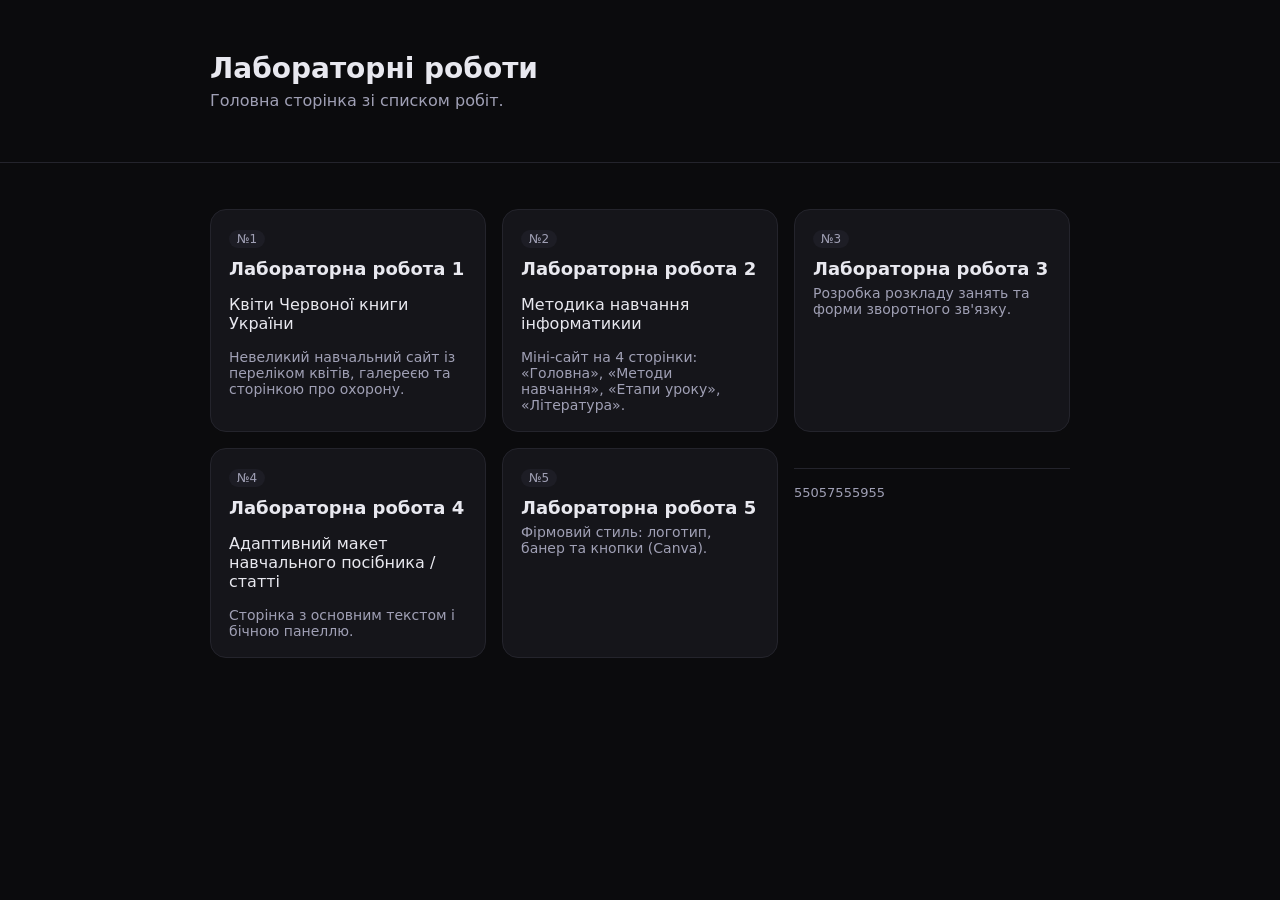
<file: index.html>
<!doctype html>
<html lang="uk">
<head>
  <meta charset="utf-8">
  <title>Лабораторні роботи — Головна</title>
  <meta name="viewport" content="width=device-width, initial-scale=1">
  <style>
    :root { --bg:#0b0b0d; --card:#15151a; --txt:#e8e8ef; --muted:#a0a0b5; --accent:#7dd3fc; }
    *{box-sizing:border-box} body{margin:0;font-family:system-ui,-apple-system,Segoe UI,Roboto,Ubuntu;
      background:var(--bg);color:var(--txt)}
    header{padding:28px 20px;border-bottom:1px solid #24242c}
    .wrap{max-width:900px;margin:0 auto;padding:24px 20px}
    h1{margin:0 0 6px;font-size:28px}
    p.sub{margin:0;color:var(--muted)}
    .grid{display:grid;grid-template-columns:repeat(auto-fill,minmax(260px,1fr));gap:16px;margin-top:22px}
    .card{background:var(--card);border:1px solid #24242c;border-radius:16px;padding:18px;text-decoration:none;color:inherit;transition:transform .12s ease, border-color .12s ease}
    .card:hover{transform:translateY(-2px);border-color:#2f2f3a}
    .tag{display:inline-block;font-size:12px;padding:2px 8px;border-radius:999px;background:#1d1d25;color:var(--muted);margin-bottom:8px}
    .title{font-size:18px;margin:2px 0 6px}
    .desc{font-size:14px;color:var(--muted);margin:0}
    footer{border-top:1px solid #24242c;margin-top:20px}
    .note{font-size:13px;color:var(--muted);padding:16px 0}
  </style>
</head>
<body>
  <header>
    <div class="wrap">
      <h1>Лабораторні роботи</h1>
      <p class="sub">Головна сторінка зі списком робіт.</p>
    </div>
  </header>

  <main class="wrap">
    <section class="grid">
      <a class="card" href="lab1/">
        <span class="tag">№1</span>
        <h2 class="title"> Лабораторна робота  1 </h2>
        <p>Квіти Червоної книги України</p>
        <p class="desc">Невеликий навчальний сайт із переліком квітів, галереєю та сторінкою про охорону.</p>
      </a>

      <a class="card" href="lab2/">
        <span class="tag">№2</span>
        <h2 class="title">Лабораторна робота  2 </h2>
        <p>Методика навчання інформатикии</p>
        <p class="desc">Міні-сайт на 4 сторінки: «Головна», «Методи навчання», «Етапи уроку», «Література».</p>
      </a>

      <a class="card" href="lab3/">
        <span class="tag">№3</span>
        <h2 class="title">Лабораторна робота 3</h2>
        <p class="desc">Розробка розкладу занять та форми зворотного зв'язку.</p>
      </a>

      <a class="card" href="lab4/">
        <span class="tag">№4</span>
        <h2 class="title">Лабораторна робота 4</h2>
        <p>Адаптивний макет навчального посібника / статті</p>
        <p class="desc">Сторінка з основним текстом і бічною панеллю.</p>
      </a>

      <a class="card" href="lab5/">
        <span class="tag">№5</span>
        <h2 class="title">Лабораторна робота 5</h2>
        <p class="desc">Фірмовий стиль: логотип, банер та кнопки (Canva).</p>
      </a>
      
    <footer> <div class="note"> 55057555955</div> </footer>
  </main>
</body>
</html>
</file>
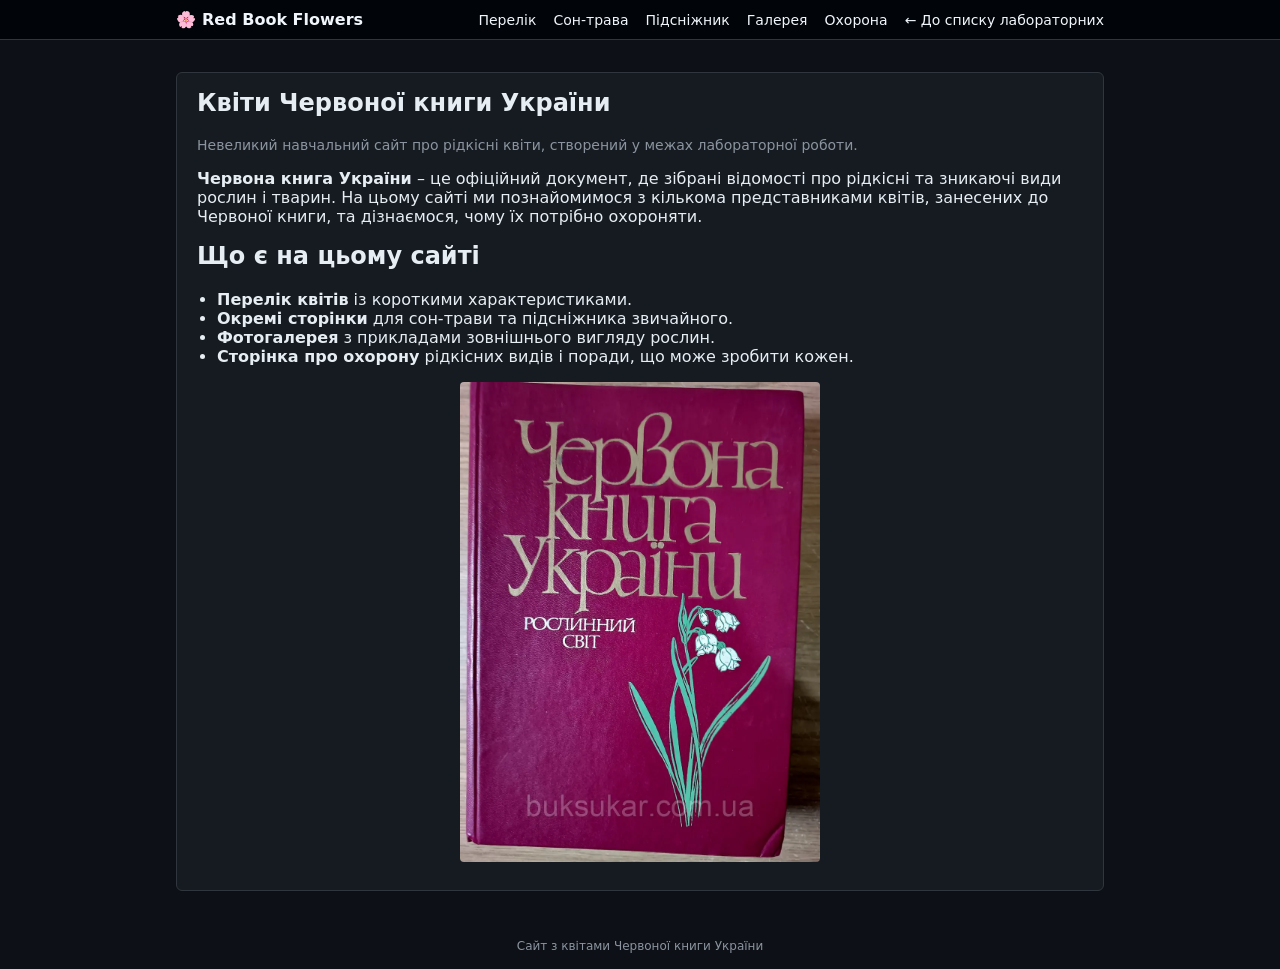
<file: lab1/index.html>
<!DOCTYPE html>
<html lang="uk">
<head>
    <meta charset="UTF-8">
    <title>Квіти Червоної книги України</title>
    <link rel="stylesheet" href="style.css">
</head>
<body class="page-index">


<nav class="header">
    <div class="header-inner">
        <div class="logo">
            🌸 <span>Red Book Flowers</span>
        </div>
        <div class="nav-links">
            <a href="index.html">Головна</a>
            <a href="list.html">Перелік</a>
            <a href="son-trava.html">Сон-трава</a>
            <a href="podsnihnyk.html">Підсніжник</a>
            <a href="gallery.html">Галерея</a>
            <a href="protection.html">Охорона</a>
            <a href="../"> ← До списку лабораторних</a>

        </div>
    </div>
</nav>

<main class="container">
    <section class="card">
        <h1>Квіти Червоної книги України</h1>
        <p class="subtitle">
            Невеликий навчальний сайт про рідкісні квіти, створений у межах лабораторної роботи.
        </p>

        <p>
            <strong>Червона книга України</strong> – це офіційний документ, де зібрані відомості
            про рідкісні та зникаючі види рослин і тварин. На цьому сайті ми познайомимося з
            кількома представниками квітів, занесених до Червоної книги, та дізнаємося, чому
            їх потрібно охороняти.
        </p>

        <h2>Що є на цьому сайті</h2>
        <ul>
            <li><strong>Перелік квітів</strong> із короткими характеристиками.</li>
            <li><strong>Окремі сторінки</strong> для сон-трави та підсніжника звичайного.</li>
            <li><strong>Фотогалерея</strong> з прикладами зовнішнього вигляду рослин.</li>
            <li><strong>Сторінка про охорону</strong> рідкісних видів і поради, що може зробити кожен.</li>
        </ul>

        <img src="img/red-book-cover.jpg" alt="Червона книга України" class="img-center">

       
    </section>
</main>

<footer>
    Сайт з квітами Червоної книги України
</footer>

</body>
</html>
</file>
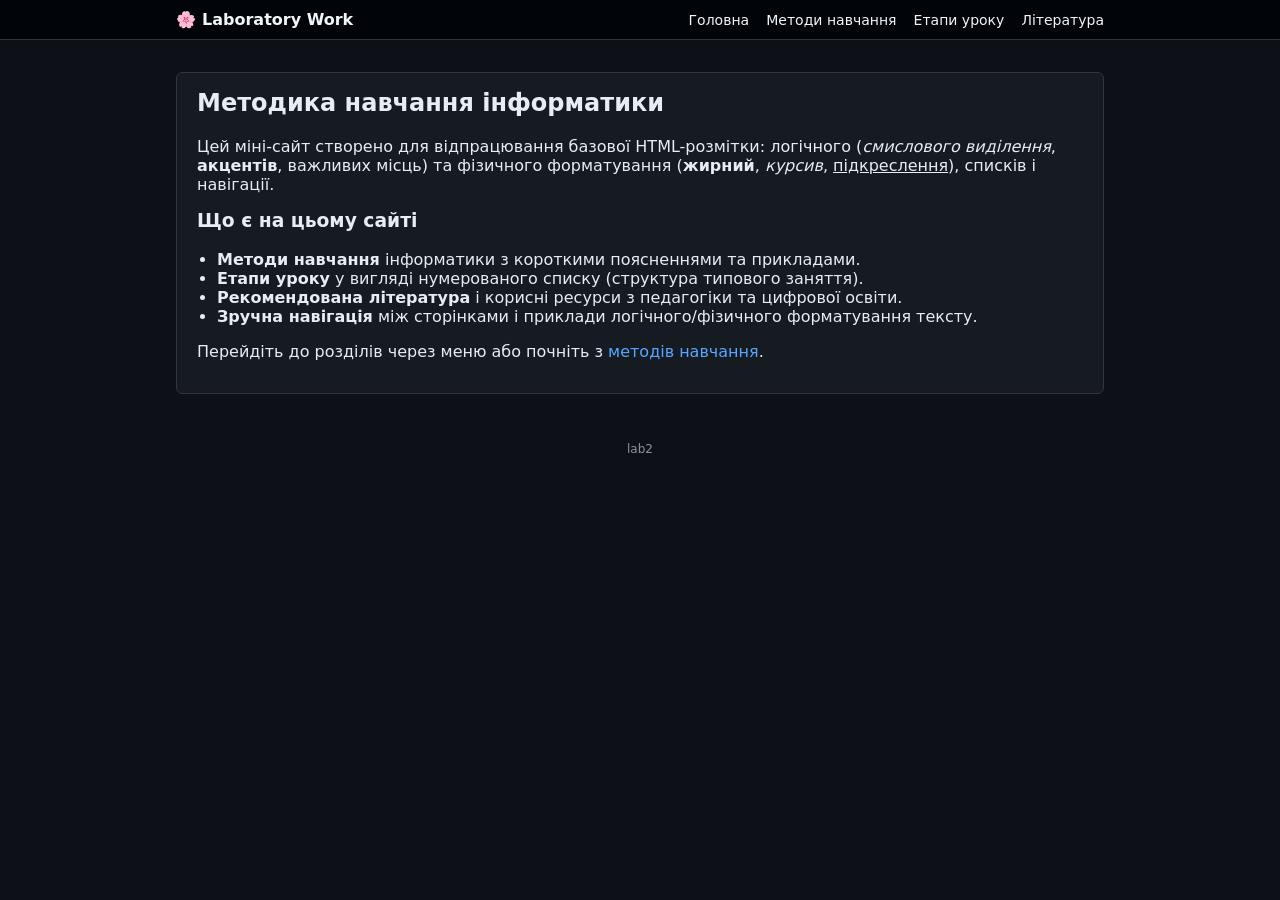
<file: lab2/index.html>
<!doctype html>
<html lang="uk">
<head>
  <meta charset="utf-8" />
  <title>Методика навчання інформатики — Головна</title>
  <link rel="stylesheet" href="style.css">
</head>
<body class="page-index">

<nav class="header">
  <div class="header-inner">
       <div class="logo">
          🌸 <span><a href="../">Laboratory Work</a></span>
       </div>
      <div class="nav-links">
          <a href="index.html">Головна</a> 
          <a href="methods.html">Методи навчання</a> 
          <a href="lesson-stages.html">Етапи уроку</a> 
          <a href="literature.html">Література</a>
          
        </div>
    </div>
</nav>

<main class="container">
  <section class="card">
    <h1>Методика навчання інформатики</h1>
    <p class="subtitle">
    <p>
      Цей міні-сайт створено для відпрацювання базової HTML-розмітки:
      логічного (<em>смислового виділення</em>, <strong>акцентів</strong>,
      важливих місць) та фізичного форматування
      (<b>жирний</b>, <i>курсив</i>, <u>підкреслення</u>), списків і навігації.
    </p>
    <h3>Що є на цьому сайті</h3>
    <ul>
      <li><strong>Методи навчання</strong> інформатики з короткими поясненнями та прикладами.</li>
      <li><strong>Етапи уроку</strong> у вигляді нумерованого списку (структура типового заняття).</li>
      <li><strong>Рекомендована література</strong> і корисні ресурси з педагогіки та цифрової освіти.</li>
      <li><strong>Зручна навігація</strong> між сторінками і приклади логічного/фізичного форматування тексту.</li>
    </ul>
    <p>
      Перейдіть до розділів через меню або почніть з
      <a href="methods.html">методів навчання</a>.
    </p>
  </section>  
 </main>

<footer>
  lab2
</footer>

</body>
</html>
</file>
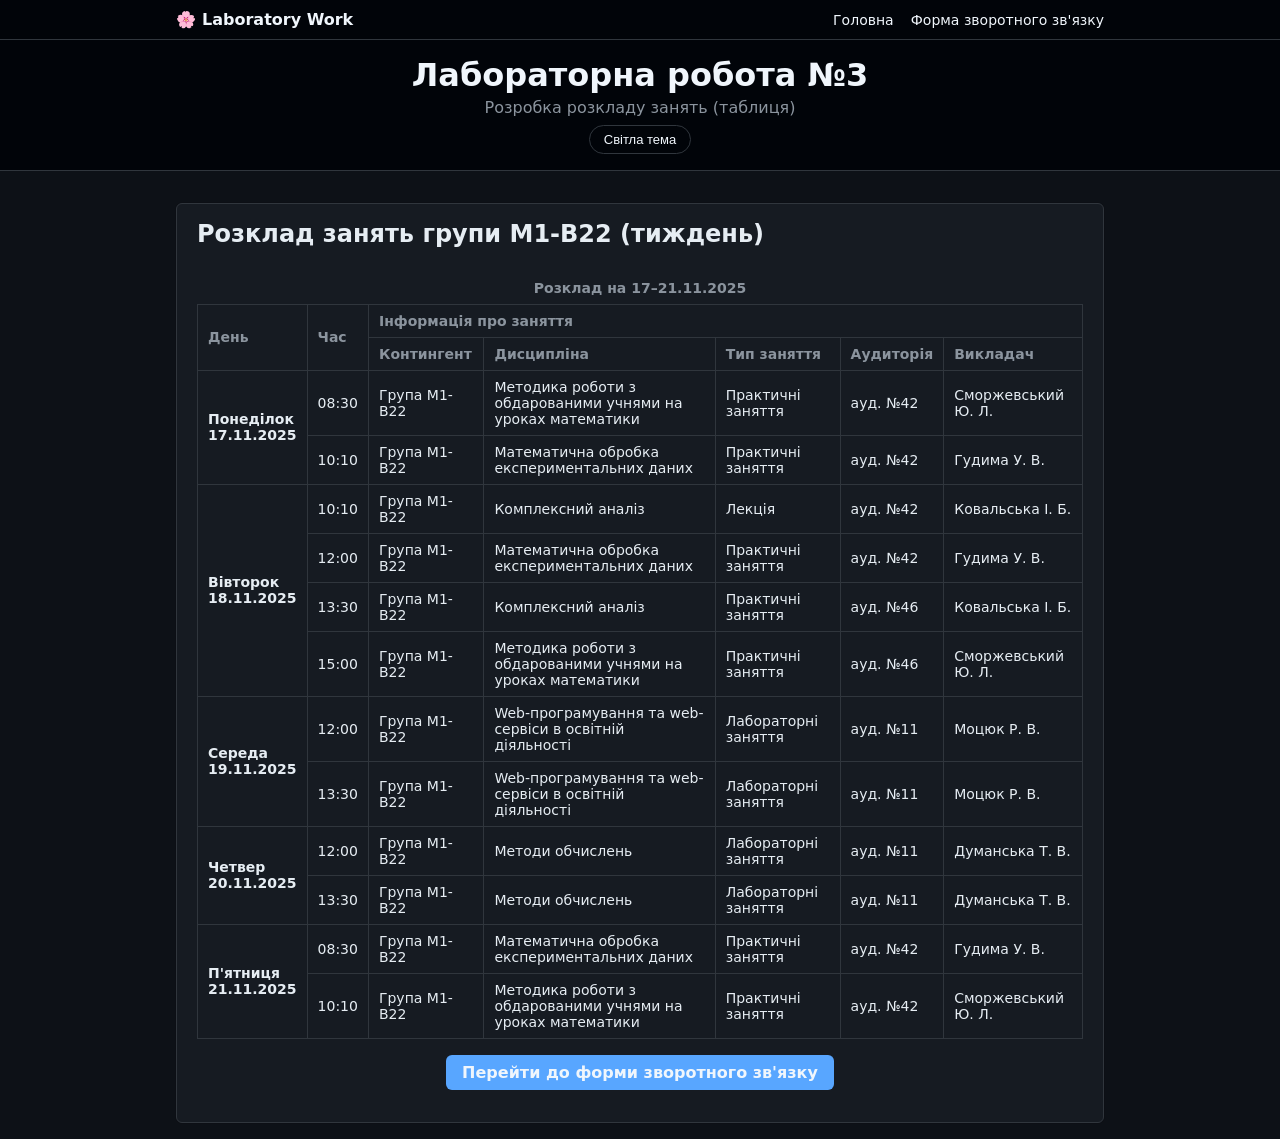
<file: lab3/index.html>
<!DOCTYPE html>
<html lang="uk">
<head>
    <meta charset="UTF-8">
    <title>Лабораторна робота 3 – Розклад занять</title>
    <link rel="stylesheet" href="style.css">
</head>
<body class="page-index">

<nav class="header">
  <div class="header-inner">
       <div class="logo">
          🌸 <span><a href="../">Laboratory Work</a></span>
       </div>
      <div class="nav-links">
          <a href="index.html">Головна</a> 
          <a href="contact.html">Форма зворотного зв'язку</a> 
          
        </div>
    </div>
</nav>

<header>
    <h1>Лабораторна робота №3</h1>
    <p>Розробка розкладу занять (таблиця)</p>
    <button type="button" class="theme-toggle" id="theme-toggle">Світла тема</button>
</header>

<main>
    <section>
        <h2>Розклад занять групи М1-В22 (тиждень)</h2>

        <div class="schedule-wrapper">
            <table>
                <caption>Розклад на 17–21.11.2025</caption>
                <thead>
                <tr>
                    <th rowspan="2">День</th>
                    <th rowspan="2">Час</th>
                    <th colspan="5">Інформація про заняття</th>
                </tr>
                <tr>
                    <th>Контингент</th>
                    <th>Дисципліна</th>
                    <th>Тип заняття</th>
                    <th>Аудиторія</th>
                    <th>Викладач</th>
                </tr>
                </thead>
                <tbody>
                <!-- Понеділок -->
                <tr>
                    <td class="day-column" rowspan="2">Понеділок<br>17.11.2025</td>
                    <td class="time-column">08:30</td>
                    <td>Група М1-В22</td>
                    <td>Методика роботи з обдарованими учнями на уроках математики</td>
                    <td>Практичні заняття</td>
                    <td>ауд. №42</td>
                    <td>Сморжевський Ю. Л.</td>
                </tr>
                <tr>
                    <td class="time-column">10:10</td>
                    <td>Група М1-В22</td>
                    <td>Математична обробка експериментальних даних</td>
                    <td>Практичні заняття</td>
                    <td>ауд. №42</td>
                    <td>Гудима У. В.</td>
                </tr>

                <!-- Вівторок -->
                <tr>
                    <td class="day-column" rowspan="4">Вівторок<br>18.11.2025</td>
                    <td class="time-column">10:10</td>
                    <td>Група М1-В22</td>
                    <td>Комплексний аналіз</td>
                    <td>Лекція</td>
                    <td>ауд. №42</td>
                    <td>Ковальська І. Б.</td>
                </tr>
                <tr>
                    <td class="time-column">12:00</td>
                    <td>Група М1-В22</td>
                    <td>Математична обробка експериментальних даних</td>
                    <td>Практичні заняття</td>
                    <td>ауд. №42</td>
                    <td>Гудима У. В.</td>
                </tr>
                <tr>
                    <td class="time-column">13:30</td>
                    <td>Група М1-В22</td>
                    <td>Комплексний аналіз</td>
                    <td>Практичні заняття</td>
                    <td>ауд. №46</td>
                    <td>Ковальська І. Б.</td>
                </tr>
                <tr>
                    <td class="time-column">15:00</td>
                    <td>Група М1-В22</td>
                    <td>Методика роботи з обдарованими учнями на уроках математики</td>
                    <td>Практичні заняття</td>
                    <td>ауд. №46</td>
                    <td>Сморжевський Ю. Л.</td>
                </tr>

                <!-- Середа -->
                <tr>
                    <td class="day-column" rowspan="2">Середа<br>19.11.2025</td>
                    <td class="time-column">12:00</td>
                    <td>Група М1-В22</td>
                    <td>Web-програмування та web-сервіси в освітній діяльності</td>
                    <td>Лабораторні заняття</td>
                    <td>ауд. №11</td>
                    <td>Моцюк Р. В.</td>
                </tr>
                <tr>
                    <td class="time-column">13:30</td>
                    <td>Група М1-В22</td>
                    <td>Web-програмування та web-сервіси в освітній діяльності</td>
                    <td>Лабораторні заняття</td>
                    <td>ауд. №11</td>
                    <td>Моцюк Р. В.</td>
                </tr>

                <!-- Четвер -->
                <tr>
                    <td class="day-column" rowspan="2">Четвер<br>20.11.2025</td>
                    <td class="time-column">12:00</td>
                    <td>Група М1-В22</td>
                    <td>Методи обчислень</td>
                    <td>Лабораторні заняття</td>
                    <td>ауд. №11</td>
                    <td>Думанська Т. В.</td>
                </tr>
                <tr>
                    <td class="time-column">13:30</td>
                    <td>Група М1-В22</td>
                    <td>Методи обчислень</td>
                    <td>Лабораторні заняття</td>
                    <td>ауд. №11</td>
                    <td>Думанська Т. В.</td>
                </tr>

                <!-- П'ятниця -->
                <tr>
                    <td class="day-column" rowspan="2">П'ятниця<br>21.11.2025</td>
                    <td class="time-column">08:30</td>
                    <td>Група М1-В22</td>
                    <td>Математична обробка експериментальних даних</td>
                    <td>Практичні заняття</td>
                    <td>ауд. №42</td>
                    <td>Гудима У. В.</td>
                </tr>
                <tr>
                    <td class="time-column">10:10</td>
                    <td>Група М1-В22</td>
                    <td>Методика роботи з обдарованими учнями на уроках математики</td>
                    <td>Практичні заняття</td>
                    <td>ауд. №42</td>
                    <td>Сморжевський Ю. Л.</td>
                </tr>
                </tbody>
            </table>
        </div>

        <p class="center">
            <a href="contact.html" class="btn-link">Перейти до форми зворотного зв'язку</a>
        </p>
    </section>
</main>

<script src="theme.js"></script>
</body>
</html>
</file>
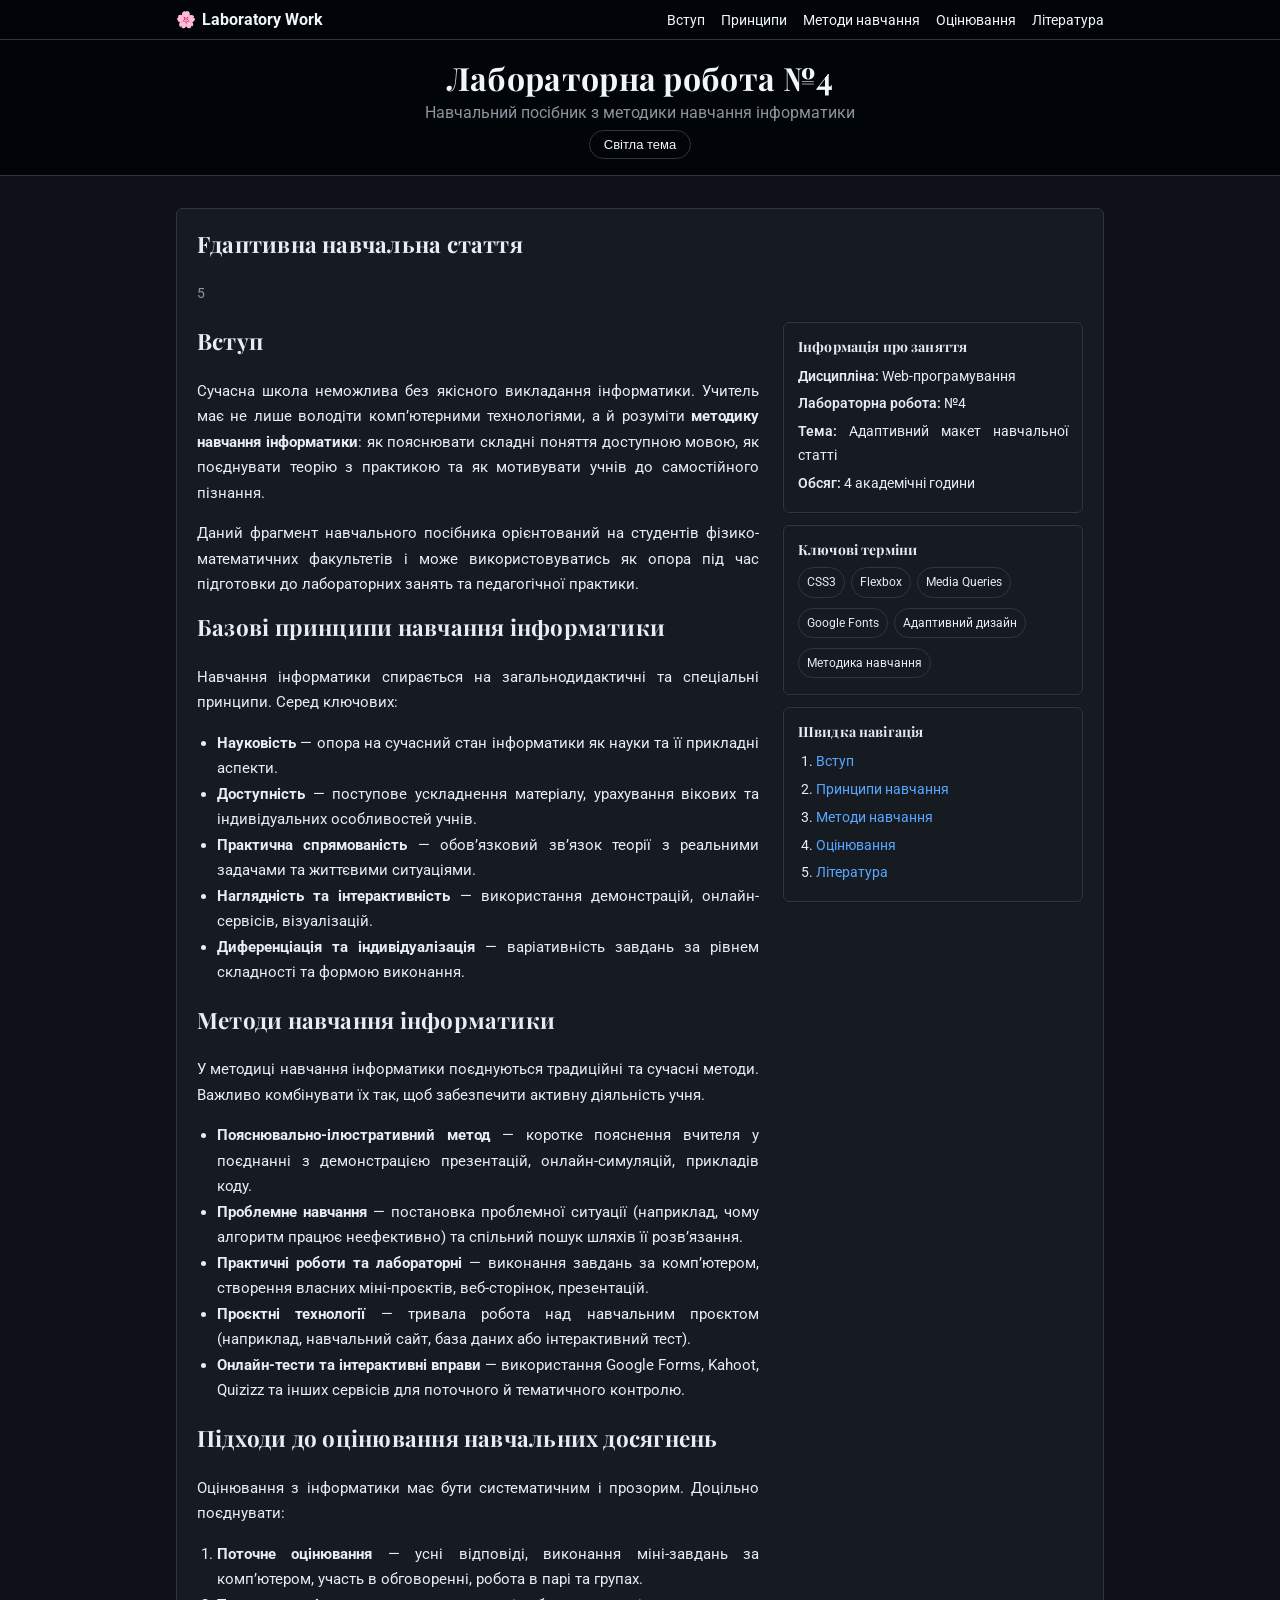
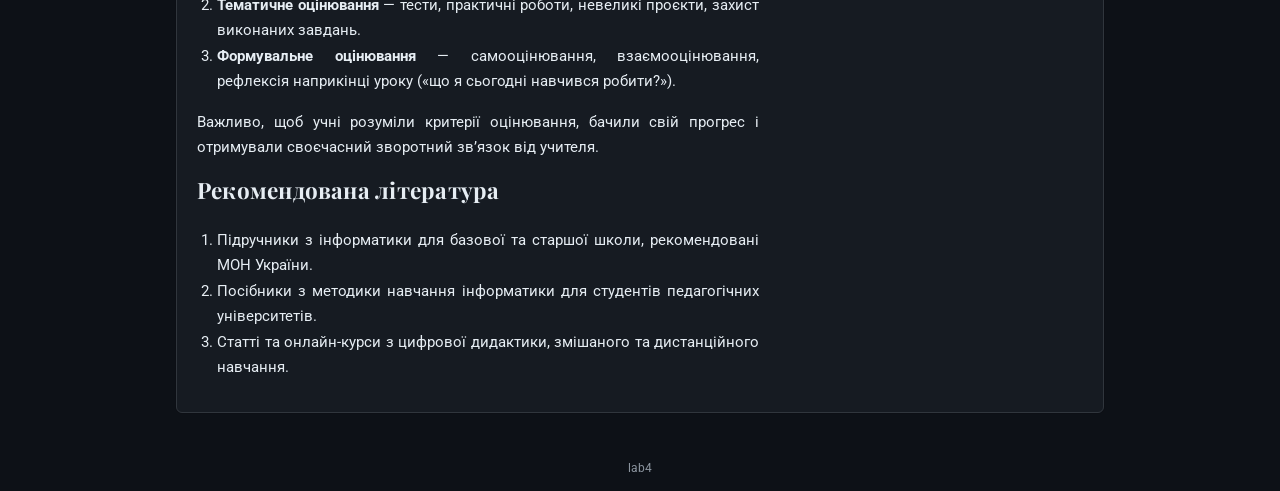
<file: lab4/index.html>
<!DOCTYPE html>
<html lang="uk">
<head>
    <meta charset="UTF-8">
    <title>Лабораторна робота 4 – Адаптивний макет навчальної статті</title>
    <meta name="viewport" content="width=device-width, initial-scale=1.0">

    <!-- Google Fonts -->
    <link rel="preconnect" href="https://fonts.googleapis.com">
    <link rel="preconnect" href="https://fonts.gstatic.com" crossorigin>
    <link href="https://fonts.googleapis.com/css2?family=Roboto:wght@400;500;700&family=Playfair+Display:wght@600;700&display=swap" rel="stylesheet">

    <link rel="stylesheet" href="style.css">
</head>
<body class="page-index">

<nav class="header">
    <div class="header-inner">
        <div class="logo">
            🌸 <span><a href="../">Laboratory Work</a></span>
        </div>
        <div class="nav-links">
            <a href="#intro">Вступ</a>
            <a href="#principles">Принципи</a>
            <a href="#methods">Методи навчання</a>
            <a href="#assessment">Оцінювання</a>
            <a href="#literature">Література</a>
        </div>
    </div>
</nav>

<header>
    <h1>Лабораторна робота №4</h1>
    <p>Навчальний посібник з методики навчання інформатики</p>
    <button type="button" class="theme-toggle" id="theme-toggle">Світла тема</button>
</header>

<main>
    <section class="article-layout" id="article">
        <h2>Fдаптивна навчальна стаття</h2>
        <p class="subtitle">
            5
        </p>

        <div class="layout-two-columns">
            <article class="main-article">
                <h2 id="intro">Вступ</h2>
                <p>
                    Сучасна школа неможлива без якісного викладання інформатики. Учитель має не лише
                    володіти комп’ютерними технологіями, а й розуміти <strong>методику навчання
                    інформатики</strong>: як пояснювати складні поняття доступною мовою, як поєднувати
                    теорію з практикою та як мотивувати учнів до самостійного пізнання.
                </p>
                <p>
                    Даний фрагмент навчального посібника орієнтований на студентів фізико-математичних
                    факультетів і може використовуватись як опора під час підготовки до лабораторних
                    занять та педагогічної практики.
                </p>

                <h2 id="principles">Базові принципи навчання інформатики</h2>
                <p>
                    Навчання інформатики спирається на загальнодидактичні та спеціальні принципи.
                    Серед ключових:
                </p>
                <ul>
                    <li><strong>Науковість</strong> — опора на сучасний стан інформатики як науки та її прикладні аспекти.</li>
                    <li><strong>Доступність</strong> — поступове ускладнення матеріалу, урахування вікових та індивідуальних особливостей учнів.</li>
                    <li><strong>Практична спрямованість</strong> — обов’язковий зв’язок теорії з реальними задачами та життєвими ситуаціями.</li>
                    <li><strong>Наглядність та інтерактивність</strong> — використання демонстрацій, онлайн-сервісів, візуалізацій.</li>
                    <li><strong>Диференціація та індивідуалізація</strong> — варіативність завдань за рівнем складності та формою виконання.</li>
                </ul>
                
                <h2 id="methods">Методи навчання інформатики</h2>
                <p>
                    У методиці навчання інформатики поєднуються традиційні та сучасні методи. Важливо
                    комбінувати їх так, щоб забезпечити активну діяльність учня.
                </p>
                <ul>
                    <li>
                        <strong>Пояснювально-ілюстративний метод</strong> —
                        коротке пояснення вчителя у поєднанні з демонстрацією презентацій,
                        онлайн-симуляцій, прикладів коду.
                    </li>
                    <li>
                        <strong>Проблемне навчання</strong> —
                        постановка проблемної ситуації (наприклад, чому алгоритм працює неефективно)
                        та спільний пошук шляхів її розв’язання.
                    </li>
                    <li>
                        <strong>Практичні роботи та лабораторні</strong> —
                        виконання завдань за комп’ютером, створення власних міні-проєктів,
                        веб-сторінок, презентацій.
                    </li>
                    <li>
                        <strong>Проєктні технології</strong> —
                        тривала робота над навчальним проєктом (наприклад, навчальний сайт, база даних
                        або інтерактивний тест).
                    </li>
                    <li>
                        <strong>Онлайн-тести та інтерактивні вправи</strong> —
                        використання Google Forms, Kahoot, Quizizz та інших сервісів для
                        поточного й тематичного контролю.
                    </li>
                </ul>

                <h2 id="assessment">Підходи до оцінювання навчальних досягнень</h2>
                <p>
                    Оцінювання з інформатики має бути систематичним і прозорим. Доцільно поєднувати:
                </p>
                <ol>
                    <li>
                        <strong>Поточне оцінювання</strong> — усні відповіді, виконання міні-завдань за комп’ютером,
                        участь в обговоренні, робота в парі та групах.
                    </li>
                    <li>
                        <strong>Тематичне оцінювання</strong> — тести, практичні роботи, невеликі проєкти, захист виконаних завдань.
                    </li>
                    <li>
                        <strong>Формувальне оцінювання</strong> — самооцінювання, взаємооцінювання,
                        рефлексія наприкінці уроку («що я сьогодні навчився робити?»).
                    </li>
                </ol>
                <p>
                    Важливо, щоб учні розуміли критерії оцінювання, бачили свій прогрес і отримували
                    своєчасний зворотний зв’язок від учителя.
                </p>

                <h2 id="literature">Рекомендована література</h2>
                <ol>
                    <li>
                        Підручники з інформатики для базової та старшої школи, рекомендовані МОН України.
                    </li>
                    <li>
                        Посібники з методики навчання інформатики для студентів педагогічних університетів.
                    </li>
                    <li>
                        Статті та онлайн-курси з цифрової дидактики, змішаного та дистанційного навчання.
                    </li>
                </ol>
        
            </article>

            <aside class="sidebar" id="resources">
                <div class="sidebar-block">
                    <h3>Інформація про заняття</h3>
                    <ul>
                        <li><strong>Дисципліна:</strong> Web-програмування</li>
                        <li><strong>Лабораторна робота:</strong> №4</li>
                        <li><strong>Тема:</strong> Адаптивний макет навчальної статті</li>
                        <li><strong>Обсяг:</strong> 4 академічні години</li>
                    </ul>
                </div>

                <div class="sidebar-block">
                    <h3>Ключові терміни</h3>
                    <ul class="tags">
                        <li>CSS3</li>
                        <li>Flexbox</li>
                        <li>Media Queries</li>
                        <li>Google Fonts</li>
                        <li>Адаптивний дизайн</li>
                        <li>Методика навчання</li>
                     </ul>
                </div>

                <div class="sidebar-block">
                    <h3>Швидка навігація</h3>
                    <ol class="sidebar-links">
                        <li><a href="#intro">Вступ</a></li>
                        <li><a href="#principles">Принципи навчання</a></li>
                        <li><a href="#methods">Методи навчання</a></li>
                        <li><a href="#assessment">Оцінювання</a></li>
                        <li><a href="#literature">Література</a></li>
                    </ol>
                </div>
            </aside>
        </div>
    </section>
</main>

<footer>
    <p>lab4</p>
</footer>

<script src="theme.js"></script>
</body>
</html>
</file>
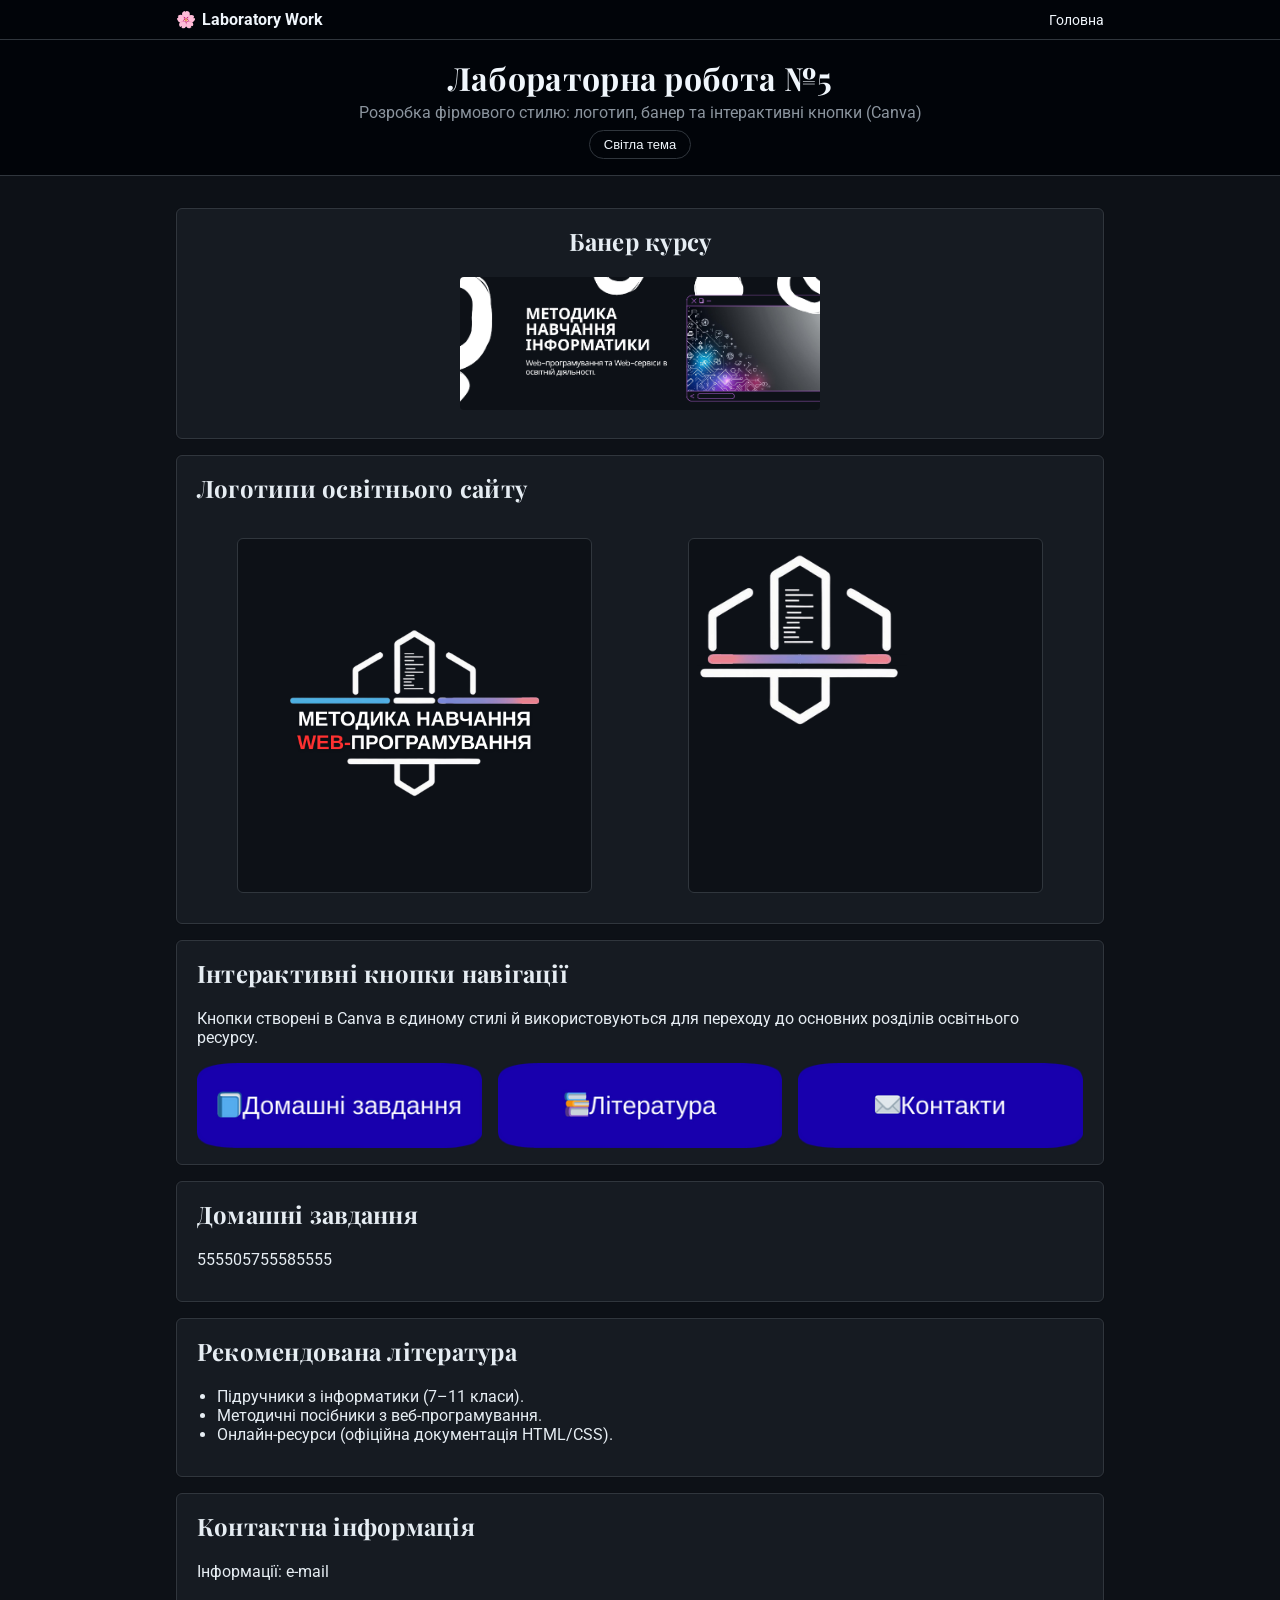
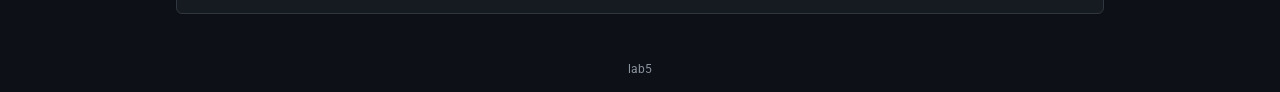
<file: lab5/index.html>
<!DOCTYPE html>
<html lang="uk" data-theme="dark">
<head>
    <meta charset="UTF-8">
    <meta name="viewport" content="width=device-width, initial-scale=1.0">
    <title>Лабораторна робота 5 – Фірмовий стиль (Canva)</title>

    <!-- Google Fonts для Playfair Display та Roboto -->
    <link rel="preconnect" href="https://fonts.googleapis.com">
    <link rel="preconnect" href="https://fonts.gstatic.com" crossorigin>
    <link href="https://fonts.googleapis.com/css2?family=Playfair+Display:wght@600;700&family=Roboto:wght@400;500;700&display=swap" rel="stylesheet">
    <link rel="stylesheet" href="style.css">
</head>
<body>

 <nav class="header">
    <div class="header-inner">
        <div class="logo">
            🌸 <span><a href="../">Laboratory Work</a></span>
        </div>
        <div class="nav-links">
            <a href="index.html">Головна</a>
        </div>
    </div>
</nav>

<header>
    <h1>Лабораторна робота №5</h1>
    <p>Розробка фірмового стилю: логотип, банер та інтерактивні кнопки (Canva)</p>
    <button type="button" class="theme-toggle" id="theme-toggle">Світла тема</button>
</header>

<main>

    <section class="card center">
        <h2>Банер курсу</h2>
        <img class="img-center"
             src="img/banner-course.png"
             alt="Банер курсу з веб-програмування / методики навчання інформатики">
   
    </section>
    

    <section class="card">
        <h2>Логотипи освітнього сайту</h2>

        <div class="gallery-grid">
            <figure class="gallery-item">
                <img src="img/logo-main.png"
                     alt="Основний логотип сайту «Методика навчання інформатики»">
            </figure>

            <figure class="gallery-item">
                <img src="img/logo-icon.png"
                     alt="Іконка логотипу без тексту">
            </figure>
        </div>
    </section>

    <section class="card">
        <h2>Інтерактивні кнопки навігації</h2>
        <p>
            Кнопки створені в Canva в єдиному стилі й використовуються для переходу до основних
            розділів освітнього ресурсу.
        </p>

        <div class="gallery-grid">
            <a href="#homework">
                 <img src="img/btn-homework.png"
                     alt="Кнопка «Домашні завдання»">
            </a>
        
            <a href="#literature">
                <img src="img/btn-literature.png"
                     alt="Кнопка «Література»">
            </a>

             <a href="#contacts">
                <img src="img/btn-contacts.png"
                     alt="Кнопка «Контакти»">
             </a>
        </div>
    </section>

    <section class="card" id="homework">
        <h2>Домашні завдання</h2>
        <p>
            555505755585555
        </p>
    </section>

    <section class="card" id="literature">
        <h2>Рекомендована література</h2>
        <ul>
            <li>Підручники з інформатики (7–11 класи).</li>
            <li>Методичні посібники з веб-програмування.</li>
            <li>Онлайн-ресурси (офіційна документація HTML/CSS).</li>
        </ul>
    </section>

    <section class="card" id="contacts">
        <h2>Контактна інформація</h2>
        <p>
            Iнформації: e-mail
        </p>
    </section>
</main>

<footer>
    lab5
</footer>

<script src="theme.js"></script>
</body>
</html>
</file>
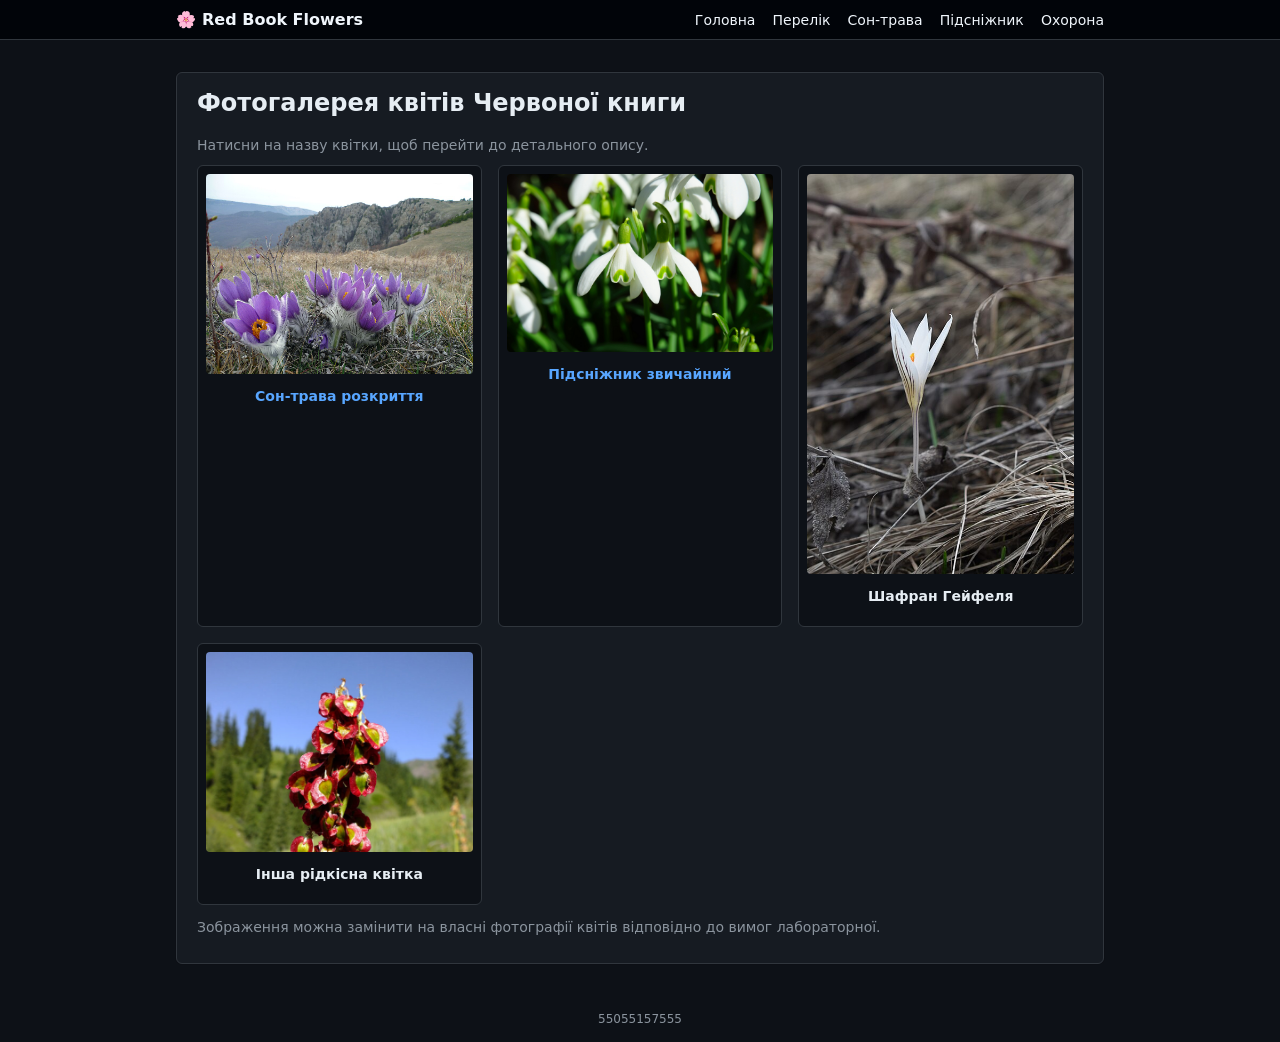
<file: gallery.html>
<!DOCTYPE html>
<html lang="uk">
<head>
    <meta charset="UTF-8">
    <title>Фотогалерея квітів Червоної книги</title>
    <link rel="stylesheet" href="style.css">
</head>
<body class="page-gallery">

<nav class="header">
    <div class="header-inner">
        <div class="logo">
            🌸 <span>Red Book Flowers</span>
        </div>
        <div class="nav-links">
            <a href="/lab1/">Головна</a>
            <a href="/lab1/list/">Перелік</a>
            <a href="/lab1/son-trava/">Сон-трава</a>
            <a href="/lab1/podsnihnyk/">Підсніжник</a>
            <a href="/lab1/gallery/">Галерея</a>
            <a href="/lab1/protection/">Охорона</a>
        </div>
    </div>
</nav>

<main class="container">
    <section class="card">
        <h1>Фотогалерея квітів Червоної книги</h1>
        <p class="subtitle">
            Натисни на назву квітки, щоб перейти до детального опису.
        </p>

        <div class="gallery-grid">
            <div class="gallery-item">
                <img src="img/son-trava.jpg" alt="Сон-трава">
                <p><strong><a href="son-trava.html">Сон-трава розкриття</a></strong></p>
            </div>
            <div class="gallery-item">
                <img src="img/podsnihnyk.jpg" alt="Підсніжник звичайний">
                <p><strong><a href="podsnihnyk.html">Підсніжник звичайний</a></strong></p>
            </div>
            <div class="gallery-item">
                <img src="img/shafran.jpg" alt="Шафран Гейфеля">
                <p><strong>Шафран Гейфеля</strong></p>
            </div>
            <div class="gallery-item">
                <img src="img/red-book-flower.jpg" alt="Рідкісна квітка">
                <p><strong>Інша рідкісна квітка</strong></p>
            </div>
        </div>

        <p class="subtitle">
            Зображення можна замінити на власні фотографії квітів відповідно до вимог лабораторної.
        </p>
    </section>
</main>

<footer>
    55055157555
</footer>

</body>
</html>
</file>
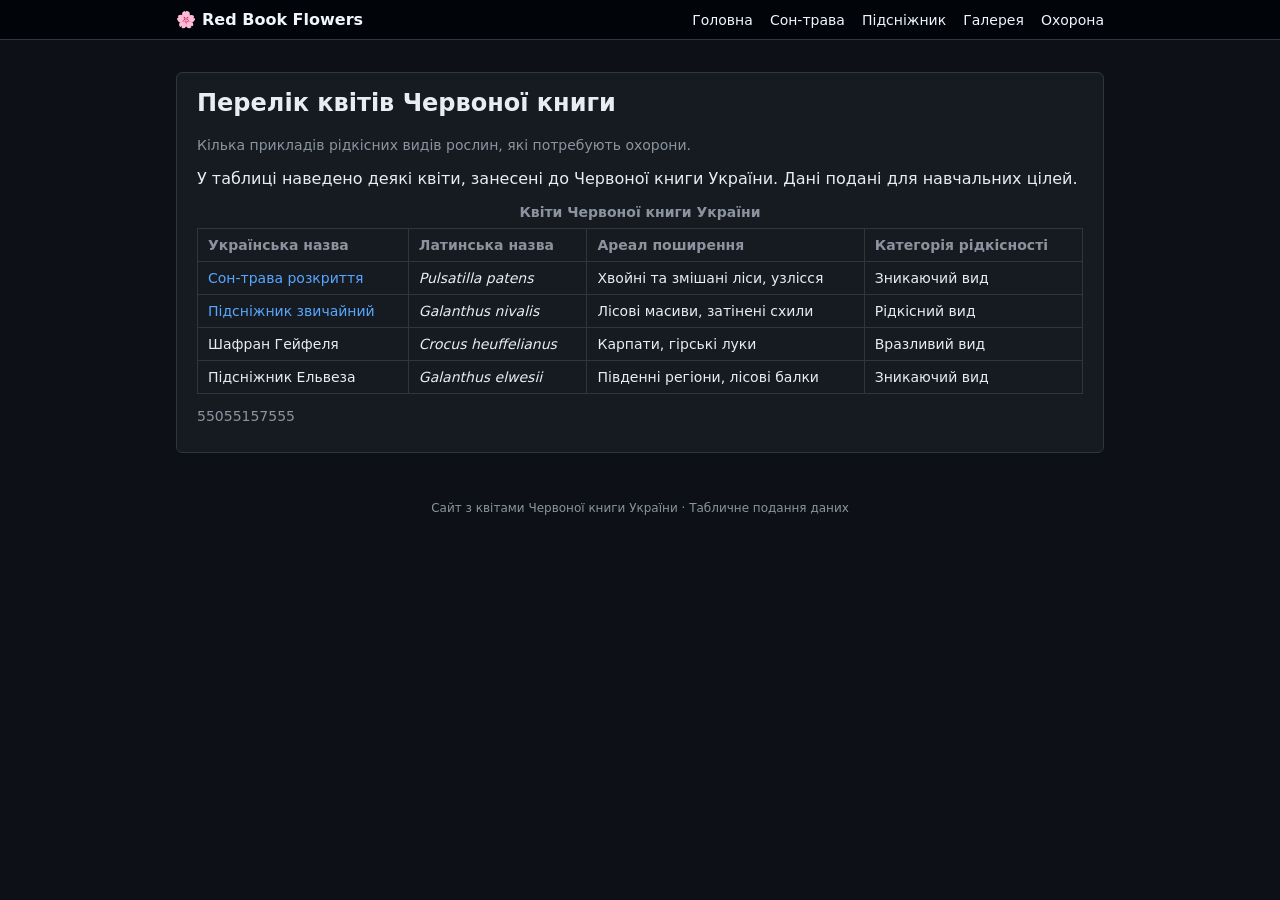
<file: list.html>
<!DOCTYPE html>
<html lang="uk">
<head>
    <meta charset="UTF-8">
    <title>Перелік квітів Червоної книги</title>
    <link rel="stylesheet" href="style.css">
</head>
<body class="page-list">

<nav class="header">
    <div class="header-inner">
        <div class="logo">
            🌸 <span>Red Book Flowers</span>
        </div>
        <div class="nav-links">
            <a href="/lab1/">Головна</a>
            <a href="/lab1/list/">Перелік</a>
            <a href="/lab1/son-trava/">Сон-трава</a>
            <a href="/lab1/podsnihnyk/">Підсніжник</a>
            <a href="/lab1/gallery/">Галерея</a>
            <a href="/lab1/protection/">Охорона</a>
        </div>
    </div>
</nav>

<main class="container">
    <section class="card">
        <h1>Перелік квітів Червоної книги</h1>
        <p class="subtitle">
            Кілька прикладів рідкісних видів рослин, які потребують охорони.
        </p>

        <p>
            У таблиці наведено деякі квіти, занесені до Червоної книги України.
            Дані подані для навчальних цілей.
        </p>

        <table>
            <caption>Квіти Червоної книги України</caption>
            <thead>
                <tr>
                    <th>Українська назва</th>
                    <th>Латинська назва</th>
                    <th>Ареал поширення</th>
                    <th>Категорія рідкісності</th>
                </tr>
            </thead>
            <tbody>
                <tr>
                    <td><a href="son-trava.html">Сон-трава розкриття</a></td>
                    <td><em>Pulsatilla patens</em></td>
                    <td>Хвойні та змішані ліси, узлісся</td>
                    <td>Зникаючий вид</td>
                </tr>
                <tr>
                    <td><a href="podsnihnyk.html">Підсніжник звичайний</a></td>
                    <td><em>Galanthus nivalis</em></td>
                    <td>Лісові масиви, затінені схили</td>
                    <td>Рідкісний вид</td>
                </tr>
                <tr>
                    <td>Шафран Гейфеля</td>
                    <td><em>Crocus heuffelianus</em></td>
                    <td>Карпати, гірські луки</td>
                    <td>Вразливий вид</td>
                </tr>
                <tr>
                    <td>Підсніжник Ельвеза</td>
                    <td><em>Galanthus elwesii</em></td>
                    <td>Південні регіони, лісові балки</td>
                    <td>Зникаючий вид</td>
                </tr>
            </tbody>
        </table>

        <p class="subtitle">
            55055157555
        </p>
    </section>
</main>

<footer>
    Сайт з квітами Червоної книги України · Табличне подання даних
</footer>

</body>
</html>
</file>
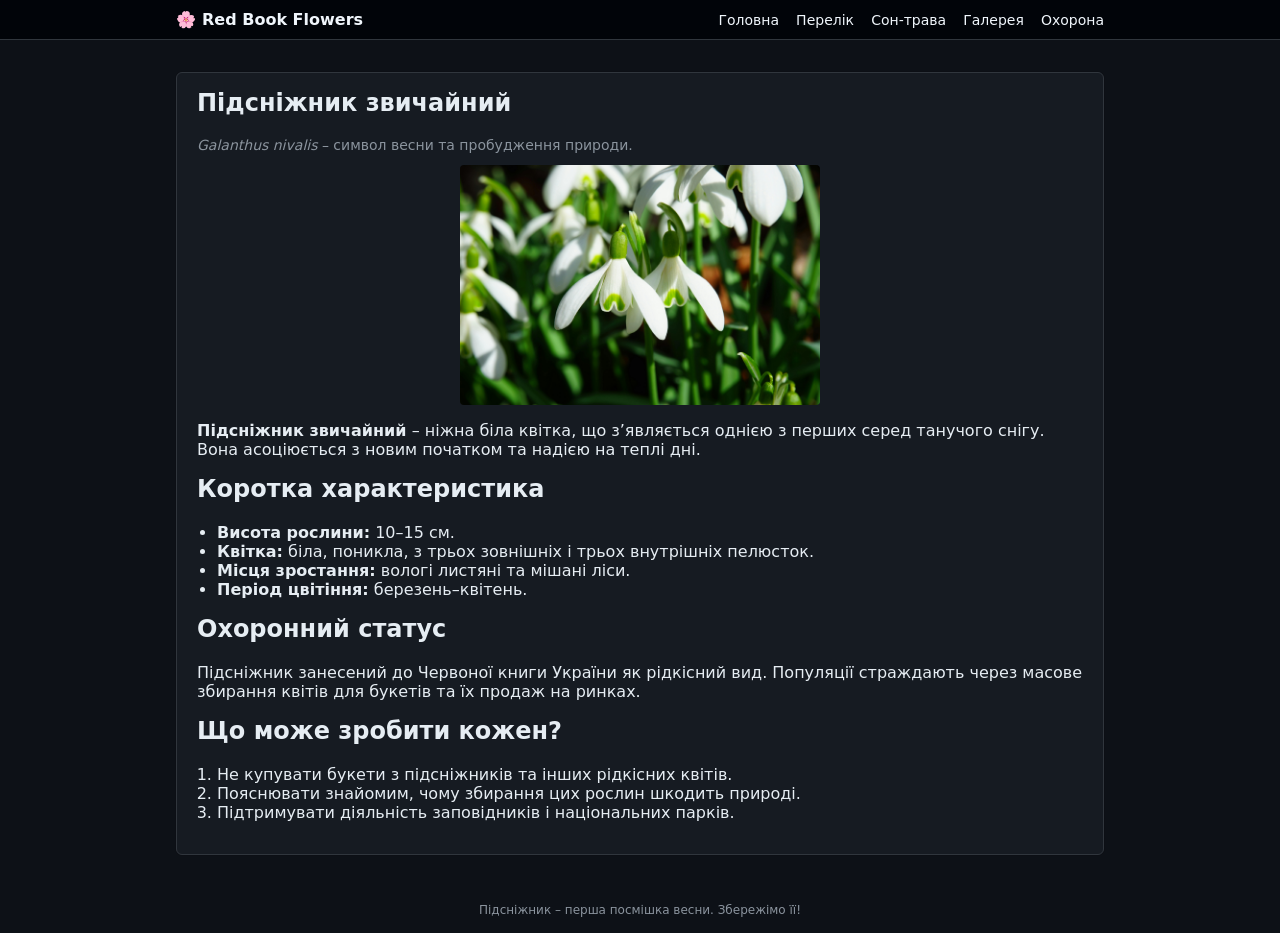
<file: podsnihnyk.html>
<!DOCTYPE html>
<html lang="uk">
<head>
    <meta charset="UTF-8">
    <title>Підсніжник звичайний</title>
    <link rel="stylesheet" href="style.css">
</head>
<body class="page-podsnihnyk">

<nav class="header">
    <div class="header-inner">
        <div class="logo">
            🌸 <span>Red Book Flowers</span>
        </div>
        <div class="nav-links">
            <a href="/lab1/">Головна</a>
            <a href="/lab1/list/">Перелік</a>
            <a href="/lab1/son-trava/">Сон-трава</a>
            <a href="/lab1/podsnihnyk/">Підсніжник</a>
            <a href="/lab1/gallery/">Галерея</a>
            <a href="/lab1/protection/">Охорона</a>
        </div>
    </div>
</nav>

<main class="container">
    <section class="card">
        <h1>Підсніжник звичайний</h1>
        <p class="subtitle">
            <em>Galanthus nivalis</em> – символ весни та пробудження природи.
        </p>

        <img src="img/podsnihnyk.jpg" alt="Підсніжник звичайний" class="img-center">

        <p>
            <strong>Підсніжник звичайний</strong> – ніжна біла квітка, що з’являється однією з перших
            серед танучого снігу. Вона асоціюється з новим початком та надією на теплі дні.
        </p>

        <h2>Коротка характеристика</h2>
        <ul>
            <li><strong>Висота рослини:</strong> 10–15 см.</li>
            <li><strong>Квітка:</strong> біла, поникла, з трьох зовнішніх і трьох внутрішніх пелюсток.</li>
            <li><strong>Місця зростання:</strong> вологі листяні та мішані ліси.</li>
            <li><strong>Період цвітіння:</strong> березень–квітень.</li>
        </ul>

        <h2>Охоронний статус</h2>
        <p>
            Підсніжник занесений до Червоної книги України як рідкісний вид. Популяції
            страждають через масове збирання квітів для букетів та їх продаж на ринках.
        </p>

        <h2>Що може зробити кожен?</h2>
        <ol>
            <li>Не купувати букети з підсніжників та інших рідкісних квітів.</li>
            <li>Пояснювати знайомим, чому збирання цих рослин шкодить природі.</li>
            <li>Підтримувати діяльність заповідників і національних парків.</li>
        </ol>
    </section>
</main>

<footer>
    Підсніжник – перша посмішка весни. Збережімо її!
</footer>

</body>
</html>
</file>
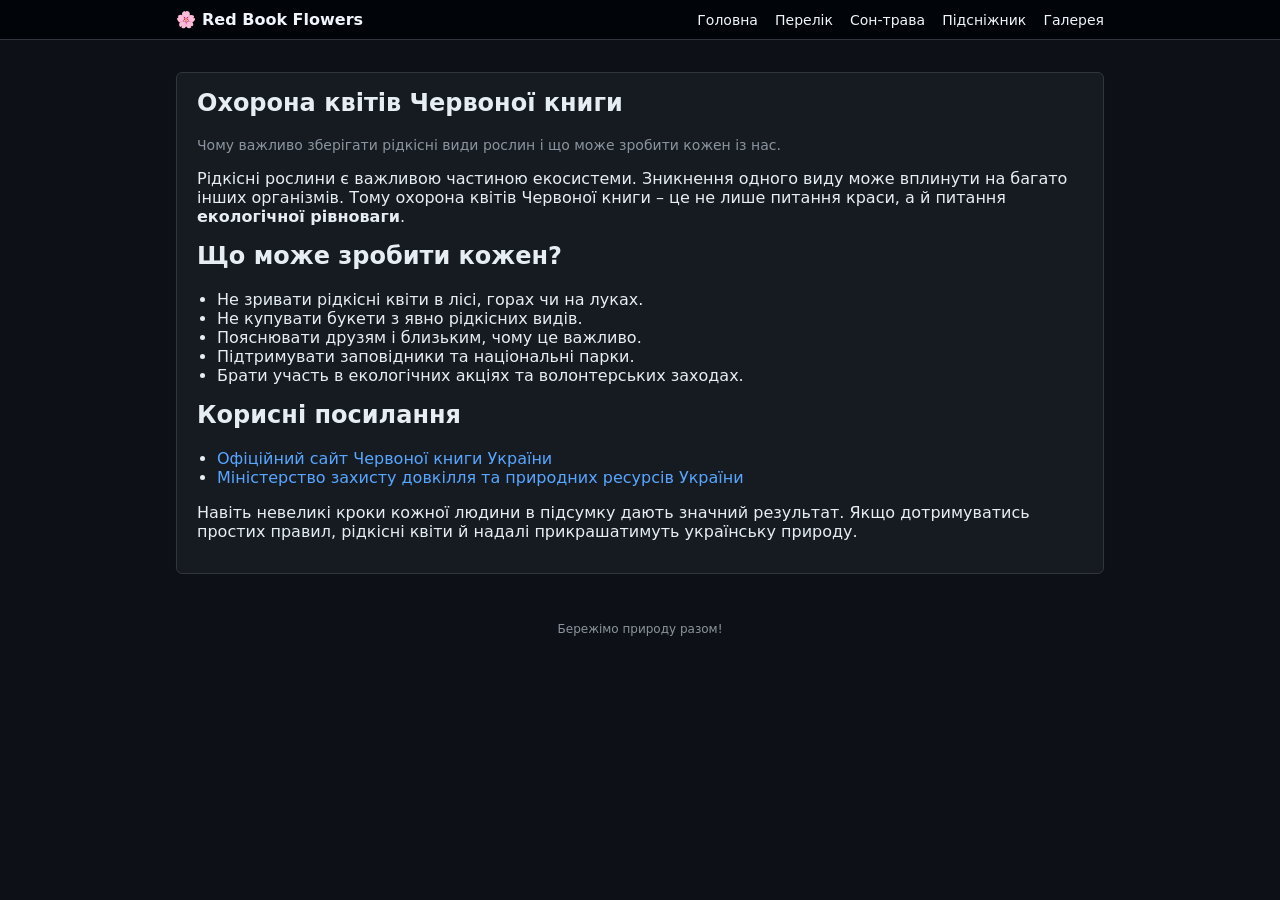
<file: protection.html>
<!DOCTYPE html>
<html lang="uk">
<head>
    <meta charset="UTF-8">
    <title>Охорона квітів Червоної книги</title>
    <link rel="stylesheet" href="style.css">
</head>
<body class="page-protection">

<nav class="header">
    <div class="header-inner">
        <div class="logo">
            🌸 <span>Red Book Flowers</span>
        </div>
        <div class="nav-links">
            <a href="/lab1/">Головна</a>
            <a href="/lab1/list/">Перелік</a>
            <a href="/lab1/son-trava/">Сон-трава</a>
            <a href="/lab1/podsnihnyk/">Підсніжник</a>
            <a href="/lab1/gallery/">Галерея</a>
            <a href="/lab1/protection/">Охорона</a>
        </div>
    </div>
</nav>

<main class="container">
    <section class="card">
        <h1>Охорона квітів Червоної книги</h1>
        <p class="subtitle">
            Чому важливо зберігати рідкісні види рослин і що може зробити кожен із нас.
        </p>

        <p>
            Рідкісні рослини є важливою частиною екосистеми. Зникнення одного виду може
            вплинути на багато інших організмів. Тому охорона квітів Червоної книги – це не
            лише питання краси, а й питання <strong>екологічної рівноваги</strong>.
        </p>

        <h2>Що може зробити кожен?</h2>
        <ul>
            <li>Не зривати рідкісні квіти в лісі, горах чи на луках.</li>
            <li>Не купувати букети з явно рідкісних видів.</li>
            <li>Пояснювати друзям і близьким, чому це важливо.</li>
            <li>Підтримувати заповідники та національні парки.</li>
            <li>Брати участь в екологічних акціях та волонтерських заходах.</li>
        </ul>

        <h2>Корисні посилання</h2>
        <ul>
            <li>
                <a href="https://redbook-ua.org/" target="_blank">
                    Офіційний сайт Червоної книги України
                </a>
            </li>
            <li>
                <a href="https://menr.gov.ua/" target="_blank">
                    Міністерство захисту довкілля та природних ресурсів України
                </a>
            </li>
        </ul>

        <p>
            Навіть невеликі кроки кожної людини в підсумку дають значний результат.
            Якщо дотримуватись простих правил, рідкісні квіти й надалі прикрашатимуть
            українську природу.
        </p>
    </section>
</main>

<footer>
    Бережімо природу разом!
</footer>

</body>
</html>
</file>
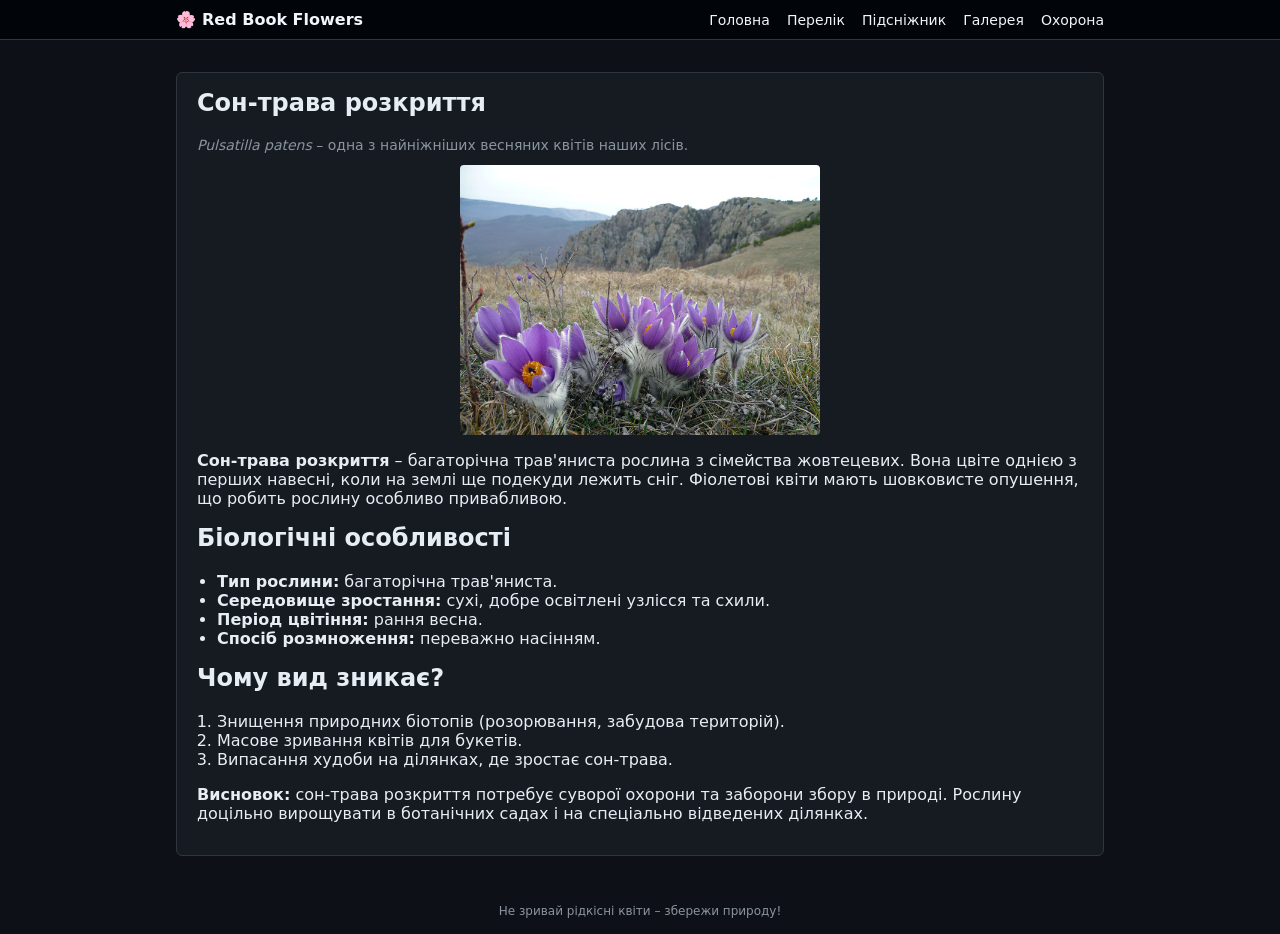
<file: son-trava.html>
<!DOCTYPE html>
<html lang="uk">
<head>
    <meta charset="UTF-8">
    <title>Сон-трава розкриття</title>
    <link rel="stylesheet" href="style.css">
</head>
<body class="page-son">


<nav class="header">
    <div class="header-inner">
        <div class="logo">
            🌸 <span>Red Book Flowers</span>
        </div>
        <div class="nav-links">
            <a href="/lab1/">Головна</a>
            <a href="/lab1/list/">Перелік</a>
            <a href="/lab1/son-trava/">Сон-трава</a>
            <a href="/lab1/podsnihnyk/">Підсніжник</a>
            <a href="/lab1/gallery/">Галерея</a>
            <a href="/lab1/protection/">Охорона</a>
        </div>
    </div>
</nav>

<main class="container">
    <section class="card">
        <h1>Сон-трава розкриття</h1>
        <p class="subtitle">
            <em>Pulsatilla patens</em> – одна з найніжніших весняних квітів наших лісів.
        </p>

        <img src="img/son-trava.jpg" alt="Сон-трава розкриття" class="img-center">

        <p>
            <strong>Сон-трава розкриття</strong> – багаторічна трав'яниста рослина з сімейства
            жовтецевих. Вона цвіте однією з перших навесні, коли на землі ще подекуди лежить сніг.
            Фіолетові квіти мають шовковисте опушення, що робить рослину особливо привабливою.
        </p>

        <h2>Біологічні особливості</h2>
        <ul>
            <li><strong>Тип рослини:</strong> багаторічна трав'яниста.</li>
            <li><strong>Середовище зростання:</strong> сухі, добре освітлені узлісся та схили.</li>
            <li><strong>Період цвітіння:</strong> рання весна.</li>
            <li><strong>Спосіб розмноження:</strong> переважно насінням.</li>
        </ul>

        <h2>Чому вид зникає?</h2>
        <ol>
            <li>Знищення природних біотопів (розорювання, забудова територій).</li>
            <li>Масове зривання квітів для букетів.</li>
            <li>Випасання худоби на ділянках, де зростає сон-трава.</li>
        </ol>

        <p>
            <strong>Висновок:</strong> сон-трава розкриття потребує суворої охорони та
            заборони збору в природі. Рослину доцільно вирощувати в ботанічних садах і
            на спеціально відведених ділянках.
        </p>
    </section>
</main>

<footer>
    Не зривай рідкісні квіти – збережи природу!
</footer>

</body>
</html>
</file>
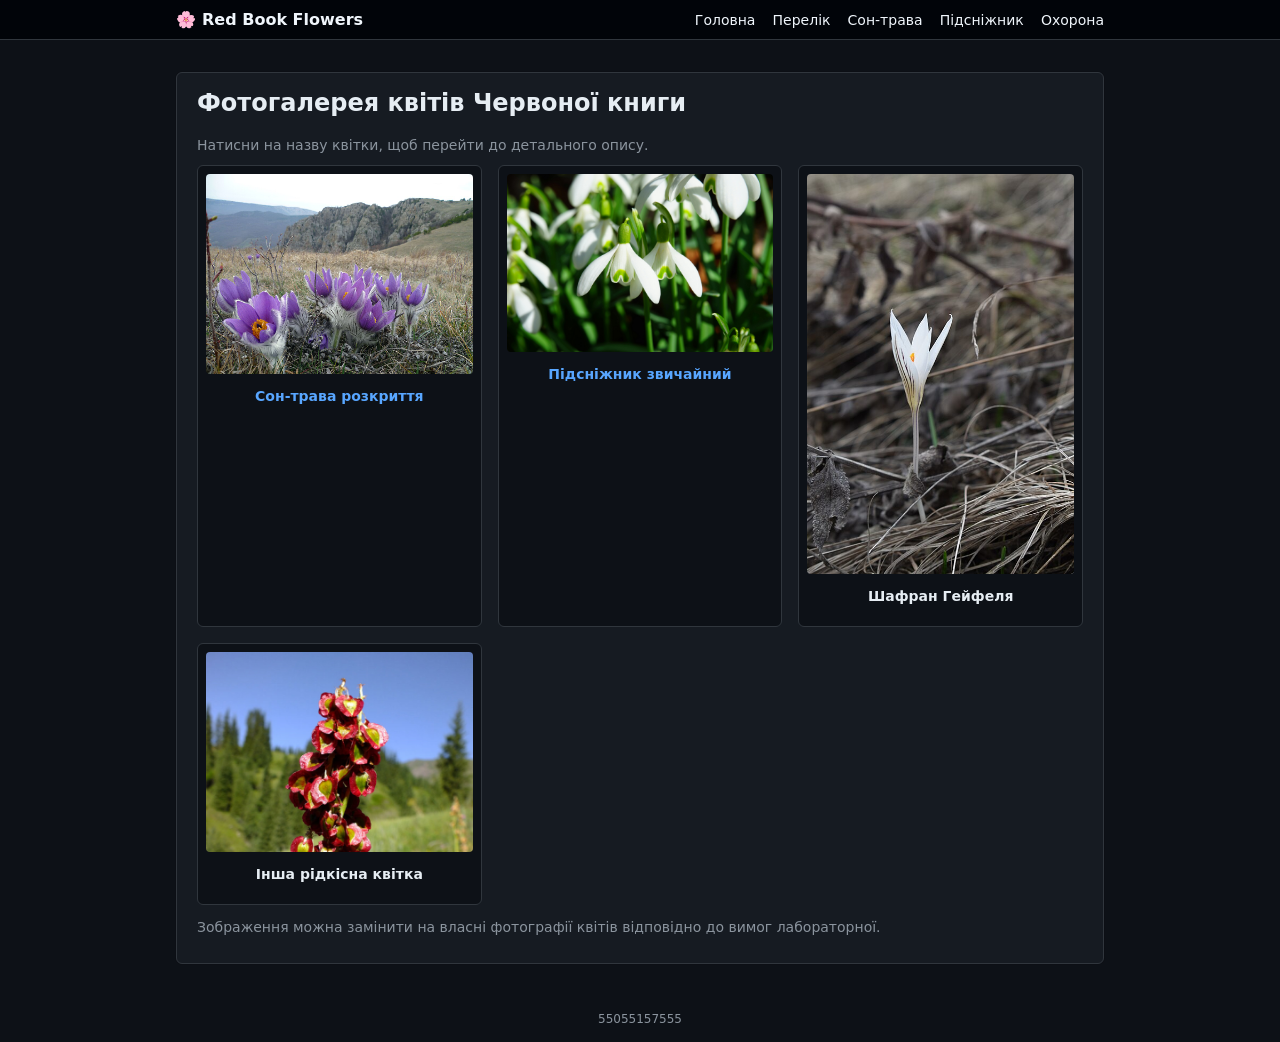
<file: lab1/gallery.html>
<!DOCTYPE html>
<html lang="uk">
<head>
    <meta charset="UTF-8">
    <title>Фотогалерея квітів Червоної книги</title>
    <link rel="stylesheet" href="style.css">
</head>
<body class="page-gallery">

<nav class="header">
    <div class="header-inner">
        <div class="logo">
            🌸 <span>Red Book Flowers</span>
        </div>
        <div class="nav-links">
            <a href="index.html">Головна</a>
            <a href="list.html">Перелік</a>
            <a href="son-trava.html">Сон-трава</a>
            <a href="podsnihnyk.html">Підсніжник</a>
            <a href="gallery.html">Галерея</a>
            <a href="protection.html">Охорона</a>
        </div>
    </div>
</nav>

<main class="container">
    <section class="card">
        <h1>Фотогалерея квітів Червоної книги</h1>
        <p class="subtitle">
            Натисни на назву квітки, щоб перейти до детального опису.
        </p>

        <div class="gallery-grid">
            <div class="gallery-item">
                <img src="img/son-trava.jpg" alt="Сон-трава">
                <p><strong><a href="son-trava.html">Сон-трава розкриття</a></strong></p>
            </div>
            <div class="gallery-item">
                <img src="img/podsnihnyk.jpg" alt="Підсніжник звичайний">
                <p><strong><a href="podsnihnyk.html">Підсніжник звичайний</a></strong></p>
            </div>
            <div class="gallery-item">
                <img src="img/shafran.jpg" alt="Шафран Гейфеля">
                <p><strong>Шафран Гейфеля</strong></p>
            </div>
            <div class="gallery-item">
                <img src="img/red-book-flower.jpg" alt="Рідкісна квітка">
                <p><strong>Інша рідкісна квітка</strong></p>
            </div>
        </div>

        <p class="subtitle">
            Зображення можна замінити на власні фотографії квітів відповідно до вимог лабораторної.
        </p>
    </section>
</main>

<footer>
    55055157555
</footer>

</body>
</html>
</file>
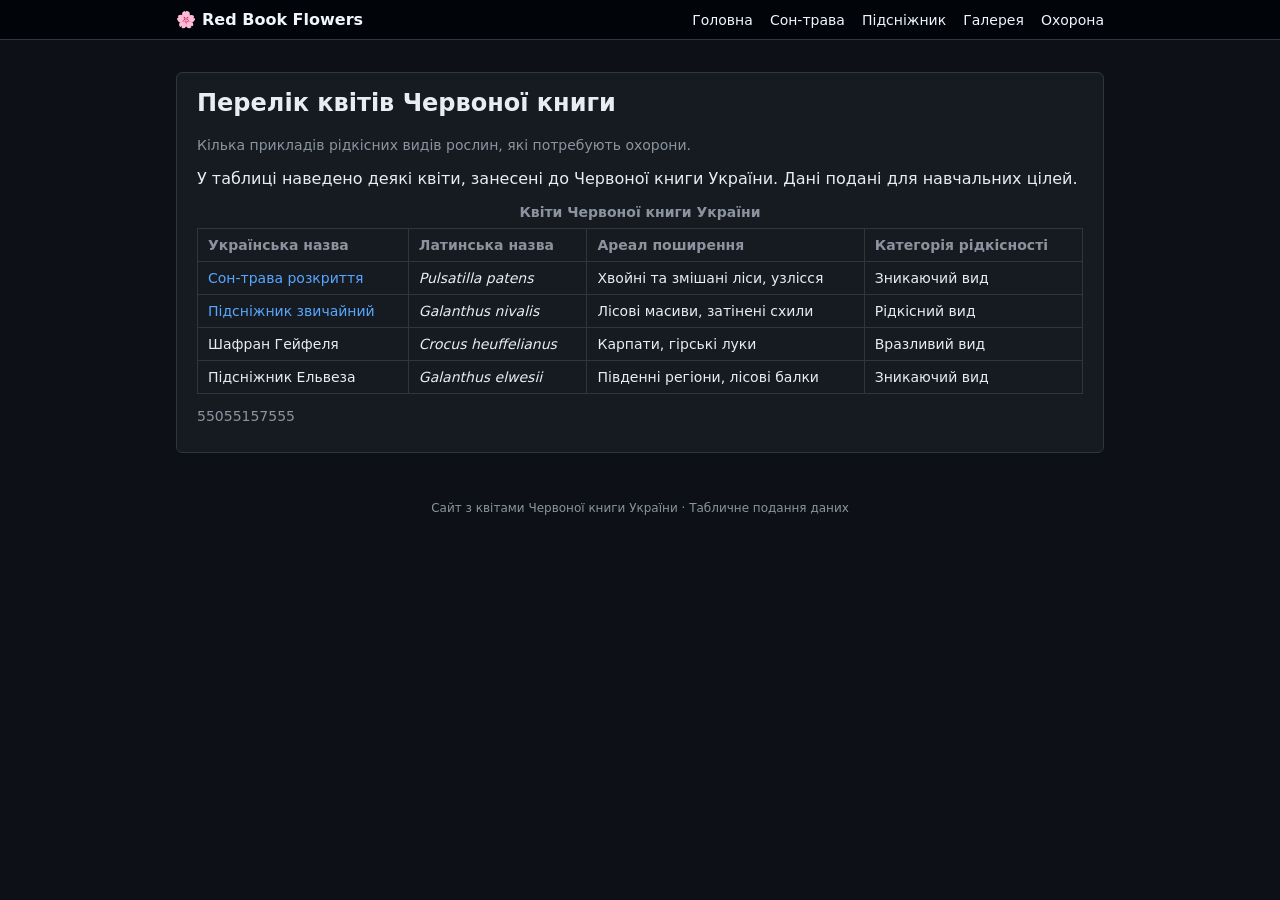
<file: lab1/list.html>
<!DOCTYPE html>
<html lang="uk">
<head>
    <meta charset="UTF-8">
    <title>Перелік квітів Червоної книги</title>
    <link rel="stylesheet" href="style.css">
</head>
<body class="page-list">

<nav class="header">
    <div class="header-inner">
        <div class="logo">
            🌸 <span>Red Book Flowers</span>
        </div>
        <div class="nav-links">
            <a href="index.html">Головна</a>
            <a href="list.html">Перелік</a>
            <a href="son-trava.html">Сон-трава</a>
            <a href="podsnihnyk.html">Підсніжник</a>
            <a href="gallery.html">Галерея</a>
            <a href="protection.html">Охорона</a>
        </div>
    </div>
</nav>

<main class="container">
    <section class="card">
        <h1>Перелік квітів Червоної книги</h1>
        <p class="subtitle">
            Кілька прикладів рідкісних видів рослин, які потребують охорони.
        </p>

        <p>
            У таблиці наведено деякі квіти, занесені до Червоної книги України.
            Дані подані для навчальних цілей.
        </p>

        <table>
            <caption>Квіти Червоної книги України</caption>
            <thead>
                <tr>
                    <th>Українська назва</th>
                    <th>Латинська назва</th>
                    <th>Ареал поширення</th>
                    <th>Категорія рідкісності</th>
                </tr>
            </thead>
            <tbody>
                <tr>
                    <td><a href="son-trava.html">Сон-трава розкриття</a></td>
                    <td><em>Pulsatilla patens</em></td>
                    <td>Хвойні та змішані ліси, узлісся</td>
                    <td>Зникаючий вид</td>
                </tr>
                <tr>
                    <td><a href="podsnihnyk.html">Підсніжник звичайний</a></td>
                    <td><em>Galanthus nivalis</em></td>
                    <td>Лісові масиви, затінені схили</td>
                    <td>Рідкісний вид</td>
                </tr>
                <tr>
                    <td>Шафран Гейфеля</td>
                    <td><em>Crocus heuffelianus</em></td>
                    <td>Карпати, гірські луки</td>
                    <td>Вразливий вид</td>
                </tr>
                <tr>
                    <td>Підсніжник Ельвеза</td>
                    <td><em>Galanthus elwesii</em></td>
                    <td>Південні регіони, лісові балки</td>
                    <td>Зникаючий вид</td>
                </tr>
            </tbody>
        </table>

        <p class="subtitle">
            55055157555
        </p>
    </section>
</main>

<footer>
    Сайт з квітами Червоної книги України · Табличне подання даних
</footer>

</body>
</html>
</file>
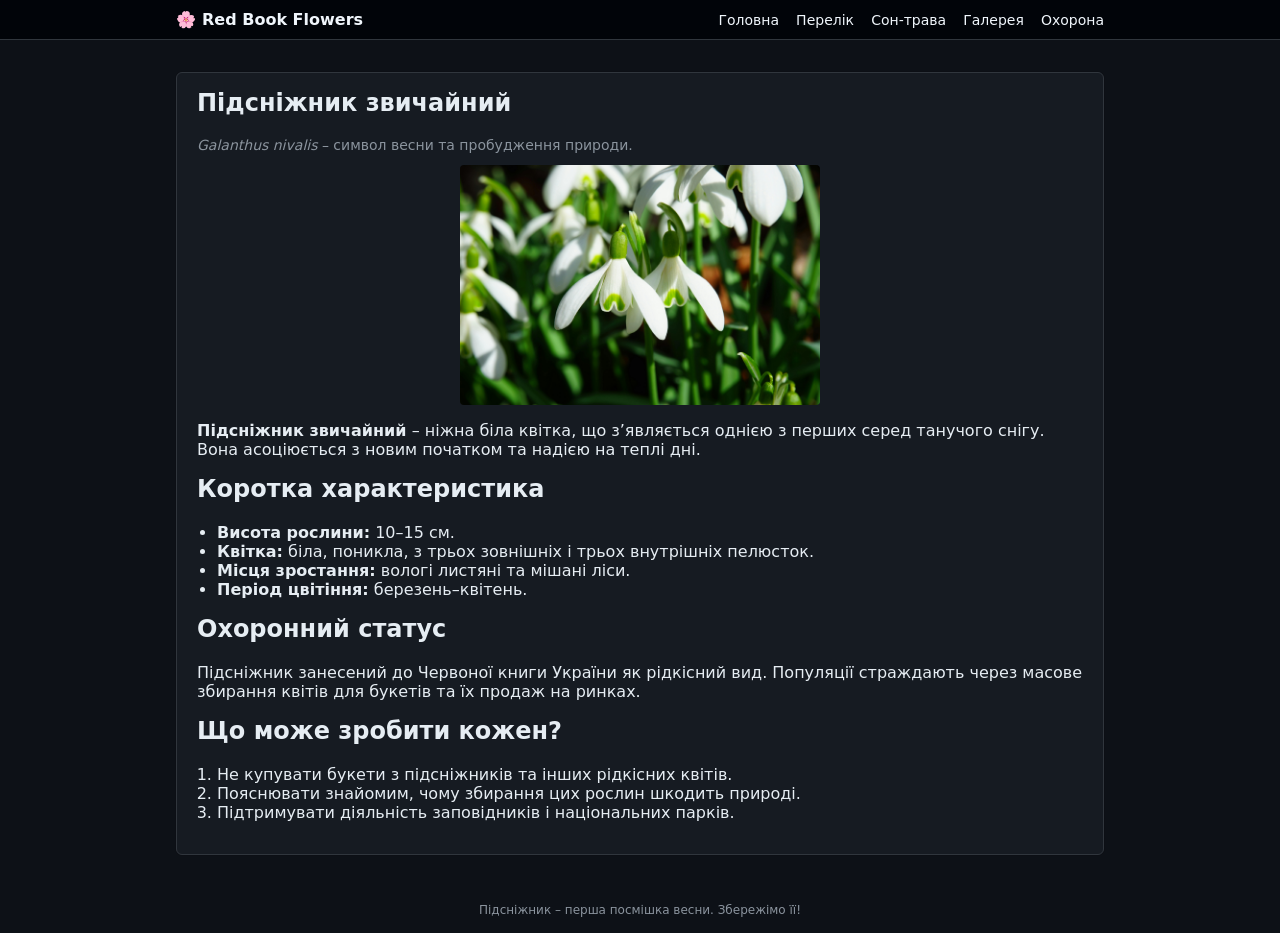
<file: lab1/podsnihnyk.html>
<!DOCTYPE html>
<html lang="uk">
<head>
    <meta charset="UTF-8">
    <title>Підсніжник звичайний</title>
    <link rel="stylesheet" href="style.css">
</head>
<body class="page-podsnihnyk">

<nav class="header">
    <div class="header-inner">
        <div class="logo">
            🌸 <span>Red Book Flowers</span>
        </div>
        <div class="nav-links">
            <a href="index.html">Головна</a>
            <a href="list.html">Перелік</a>
            <a href="son-trava.html">Сон-трава</a>
            <a href="podsnihnyk.html">Підсніжник</a>
            <a href="gallery.html">Галерея</a>
            <a href="protection.html">Охорона</a>
        </div>
    </div>
</nav>

<main class="container">
    <section class="card">
        <h1>Підсніжник звичайний</h1>
        <p class="subtitle">
            <em>Galanthus nivalis</em> – символ весни та пробудження природи.
        </p>

        <img src="img/podsnihnyk.jpg" alt="Підсніжник звичайний" class="img-center">

        <p>
            <strong>Підсніжник звичайний</strong> – ніжна біла квітка, що з’являється однією з перших
            серед танучого снігу. Вона асоціюється з новим початком та надією на теплі дні.
        </p>

        <h2>Коротка характеристика</h2>
        <ul>
            <li><strong>Висота рослини:</strong> 10–15 см.</li>
            <li><strong>Квітка:</strong> біла, поникла, з трьох зовнішніх і трьох внутрішніх пелюсток.</li>
            <li><strong>Місця зростання:</strong> вологі листяні та мішані ліси.</li>
            <li><strong>Період цвітіння:</strong> березень–квітень.</li>
        </ul>

        <h2>Охоронний статус</h2>
        <p>
            Підсніжник занесений до Червоної книги України як рідкісний вид. Популяції
            страждають через масове збирання квітів для букетів та їх продаж на ринках.
        </p>

        <h2>Що може зробити кожен?</h2>
        <ol>
            <li>Не купувати букети з підсніжників та інших рідкісних квітів.</li>
            <li>Пояснювати знайомим, чому збирання цих рослин шкодить природі.</li>
            <li>Підтримувати діяльність заповідників і національних парків.</li>
        </ol>
    </section>
</main>

<footer>
    Підсніжник – перша посмішка весни. Збережімо її!
</footer>

</body>
</html>
</file>
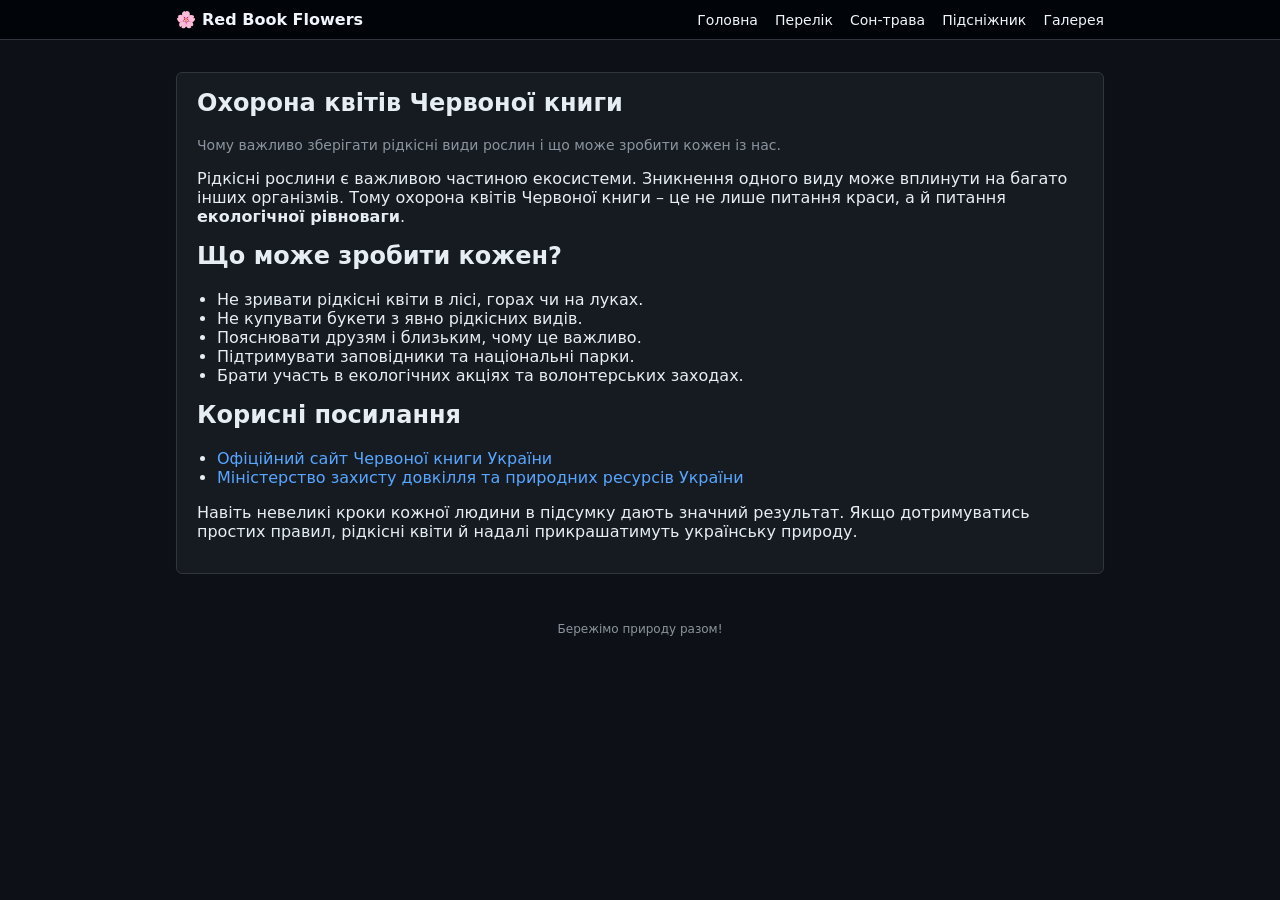
<file: lab1/protection.html>
<!DOCTYPE html>
<html lang="uk">
<head>
    <meta charset="UTF-8">
    <title>Охорона квітів Червоної книги</title>
    <link rel="stylesheet" href="style.css">
</head>
<body class="page-protection">

<nav class="header">
    <div class="header-inner">
        <div class="logo">
            🌸 <span>Red Book Flowers</span>
        </div>
        <div class="nav-links">
            <a href="index.html">Головна</a>
            <a href="list.html">Перелік</a>
            <a href="son-trava.html">Сон-трава</a>
            <a href="podsnihnyk.html">Підсніжник</a>
            <a href="gallery.html">Галерея</a>
            <a href="protection.html">Охорона</a>
        </div>
    </div>
</nav>

<main class="container">
    <section class="card">
        <h1>Охорона квітів Червоної книги</h1>
        <p class="subtitle">
            Чому важливо зберігати рідкісні види рослин і що може зробити кожен із нас.
        </p>

        <p>
            Рідкісні рослини є важливою частиною екосистеми. Зникнення одного виду може
            вплинути на багато інших організмів. Тому охорона квітів Червоної книги – це не
            лише питання краси, а й питання <strong>екологічної рівноваги</strong>.
        </p>

        <h2>Що може зробити кожен?</h2>
        <ul>
            <li>Не зривати рідкісні квіти в лісі, горах чи на луках.</li>
            <li>Не купувати букети з явно рідкісних видів.</li>
            <li>Пояснювати друзям і близьким, чому це важливо.</li>
            <li>Підтримувати заповідники та національні парки.</li>
            <li>Брати участь в екологічних акціях та волонтерських заходах.</li>
        </ul>

        <h2>Корисні посилання</h2>
        <ul>
            <li>
                <a href="https://redbook-ua.org/" target="_blank">
                    Офіційний сайт Червоної книги України
                </a>
            </li>
            <li>
                <a href="https://menr.gov.ua/" target="_blank">
                    Міністерство захисту довкілля та природних ресурсів України
                </a>
            </li>
        </ul>

        <p>
            Навіть невеликі кроки кожної людини в підсумку дають значний результат.
            Якщо дотримуватись простих правил, рідкісні квіти й надалі прикрашатимуть
            українську природу.
        </p>
    </section>
</main>

<footer>
    Бережімо природу разом!
</footer>

</body>
</html>
</file>
<file: lab1/style.css>
:root {
    --bg: #0d1117;
    --header-bg: #010409;
    --header-text: #f0f6fc;
    --link: #58a6ff;
    --link-hover: #79c0ff;
    --border: #30363d;
    --card-bg: #161b22;
    --text: #e6edf3;
    --muted: #8b949e;
}

* {
    box-sizing: border-box;
}

body {
    margin: 0;
    font-family: system-ui, -apple-system, BlinkMacSystemFont, "Segoe UI", sans-serif;
    background: var(--bg);
    color: var(--text);
}

a {
    color: var(--link);
    text-decoration: none;
}

a:hover {
    color: var(--link-hover);
    text-decoration: underline;
}

.header {
    background: var(--header-bg);
    color: var(--header-text);
    border-bottom: 1px solid var(--border);
}

.header-inner {
    max-width: 960px;
    margin: 0 auto;
    padding: 10px 16px;
    display: flex;
    align-items: center;
    justify-content: space-between;
    gap: 16px;
}

.logo {
    font-weight: 600;
    font-size: 16px;
    display: flex;
    align-items: center;
    gap: 6px;
}

.logo span {
    font-weight: 700;
}

.nav-links a {
    font-size: 14px;
    margin-left: 12px;
    color: var(--header-text);
}

.nav-links a:hover {
    text-decoration: underline;
}

.container {
    max-width: 960px;
    margin: 0 auto;
    padding: 16px;
}

.card {
    background: var(--card-bg);
    border: 1px solid var(--border);
    border-radius: 6px;
    padding: 16px 20px;
    margin-top: 16px;
    box-shadow: 0 0 0 1px rgba(1,4,9,0.1);
}

.card h1,
.card h2,
.card h3 {
    margin-top: 0;
}

.subtitle {
    color: var(--muted);
    font-size: 14px;
    margin-bottom: 12px;
}

ul, ol {
    padding-left: 20px;
}

table {
    width: 100%;
    border-collapse: collapse;
    margin-top: 12px;
    font-size: 14px;
}

th, td {
    border: 1px solid var(--border);
    padding: 8px 10px;
    text-align: left;
}

th {
    background: #161b22;
    color: var(--muted);
    font-weight: 600;
}

caption {
    caption-side: top;
    font-weight: 600;
    margin-bottom: 8px;
    color: var(--muted);
}

img {
    max-width: 100%;
    border-radius: 4px;
    display: block;
}

.img-center {
    margin: 12px auto;
    max-width: 360px;
}

.gallery-grid {
    display: grid;
    grid-template-columns: repeat(auto-fit, minmax(220px, 1fr));
    gap: 16px;
    margin-top: 12px;
}

.gallery-item {
    border: 1px solid var(--border);
    border-radius: 6px;
    padding: 8px;
    background: #0d1117;
    text-align: center;
    font-size: 14px;
}

footer {
    margin: 32px 0 16px;
    text-align: center;
    font-size: 12px;
    color: var(--muted);
}

/* Ховаємо посилання на поточну сторінку в меню */

.page-index .nav-links a[href="index.html"] {
    display: none;
}

.page-list .nav-links a[href="list.html"] {
    display: none;
}

.page-son .nav-links a[href="son-trava.html"] {
    display: none;
}

.page-podsnihnyk .nav-links a[href="podsnihnyk.html"] {
    display: none;
}

.page-gallery .nav-links a[href="gallery.html"] {
    display: none;
}

.page-protection .nav-links a[href="protection.html"] {
    display: none;
}
</file>
<file: lab2/style.css>
:root {
    --bg: #0d1117;
    --header-bg: #010409;
    --header-text: #f0f6fc;
    --link: #58a6ff;
    --link-hover: #79c0ff;
    --border: #30363d;
    --card-bg: #161b22;
    --text: #e6edf3;
    --muted: #8b949e;
}

* {
    box-sizing: border-box;
}

body {
    margin: 0;
    font-family: system-ui, -apple-system, BlinkMacSystemFont, "Segoe UI", sans-serif;
    background: var(--bg);
    color: var(--text);
}

a {
    color: var(--link);
    text-decoration: none;
}

a:hover {
    color: var(--link-hover);
    text-decoration: underline;
}

.header {
    background: var(--header-bg);
    color: var(--header-text);
    border-bottom: 1px solid var(--border);
}

.header-inner {
    max-width: 960px;
    margin: 0 auto;
    padding: 10px 16px;
    display: flex;
    align-items: center;
    justify-content: space-between;
    gap: 16px;
}

.logo {
    font-weight: 600;
    font-size: 16px;
    display: flex;
    align-items: center;
    gap: 6px;
    color: var(--header-text);

}

.logo a  {
    color: var(--header-text);

} 

.logo span {
    font-weight: 700;

}

.nav-links a {
    font-size: 14px;
    margin-left: 12px;
    color: var(--header-text);
}

.nav-links a:hover {
    text-decoration: underline;
}

.container {
    max-width: 960px;
    margin: 0 auto;
    padding: 16px;
}

.card {
    background: var(--card-bg);
    border: 1px solid var(--border);
    border-radius: 6px;
    padding: 16px 20px;
    margin-top: 16px;
    box-shadow: 0 0 0 1px rgba(1,4,9,0.1);
}

.card h1,
.card h2,
.card h3 {
    margin-top: 0;
}

.subtitle {
    color: var(--muted);
    font-size: 14px;
    margin-bottom: 12px;
}

ul, ol {
    padding-left: 20px;
}

table {
    width: 100%;
    border-collapse: collapse;
    margin-top: 12px;
    font-size: 14px;
}

th, td {
    border: 1px solid var(--border);
    padding: 8px 10px;
    text-align: left;
}

th {
    background: #161b22;
    color: var(--muted);
    font-weight: 600;
}

caption {
    caption-side: top;
    font-weight: 600;
    margin-bottom: 8px;
    color: var(--muted);
}

img {
    max-width: 100%;
    border-radius: 4px;
    display: block;
}

.img-center {
    margin: 12px auto;
    max-width: 360px;
}

.gallery-grid {
    display: grid;
    grid-template-columns: repeat(auto-fit, minmax(220px, 1fr));
    gap: 16px;
    margin-top: 12px;
}

.gallery-item {
    border: 1px solid var(--border);
    border-radius: 6px;
    padding: 8px;
    background: #0d1117;
    text-align: center;
    font-size: 14px;
}

footer {
    margin: 32px 0 16px;
    text-align: center;
    font-size: 12px;
    color: var(--muted);
}
</file>
<file: lab3/style.css>
:root {
    /* запасні значення (темна тема) */
    --bg: #0d1117;
    --header-bg: #010409;
    --header-text: #f0f6fc;
    --link: #58a6ff;
    --link-hover: #79c0ff;
    --border: #30363d;
    --card-bg: #161b22;
    --text: #e6edf3;
    --muted: #8b949e;
}

/* Явно темна тема */
:root[data-theme="dark"] {
    --bg: #0d1117;
    --header-bg: #010409;
    --header-text: #f0f6fc;
    --link: #58a6ff;
    --link-hover: #79c0ff;
    --border: #30363d;
    --card-bg: #161b22;
    --text: #e6edf3;
    --muted: #8b949e;
}

/* Світла тема */
:root[data-theme="light"] {
    --bg: #f5f5f7;
    --header-bg: #ffffff;
    --header-text: #111827;
    --link: #2563eb;
    --link-hover: #1d4ed8;
    --border: #d1d5db;
    --card-bg: #ffffff;
    --text: #111827;
    --muted: #6b7280;
}

* {
    box-sizing: border-box;
}

body {
    margin: 0;
    font-family: system-ui, -apple-system, BlinkMacSystemFont, "Segoe UI", sans-serif;
    background: var(--bg);
    color: var(--text);
}

a {
    color: var(--link);
    text-decoration: none;
}

a:hover {
    color: var(--link-hover);
    text-decoration: underline;
}

/* Шапка */

.header {
    background: var(--header-bg);
    color: var(--header-text);
    border-bottom: 1px solid var(--border);
}

.header-inner {
    max-width: 960px;
    margin: 0 auto;
    padding: 10px 16px;
    display: flex;
    align-items: center;
    justify-content: space-between;
    gap: 16px;
}

.logo {
    font-weight: 600;
    font-size: 16px;
    display: flex;
    align-items: center;
    gap: 6px;
    color: var(--header-text);
}

.logo a {
    color: var(--header-text);
}

.logo span {
    font-weight: 700;
}

.nav-links a {
    font-size: 14px;
    margin-left: 12px;
    color: var(--header-text);
}

.nav-links a:hover {
    text-decoration: underline;
}

/* Для лабораторних сторінок: звичайний <header> */

header {
    background: var(--header-bg);
    color: var(--header-text);
    border-bottom: 1px solid var(--border);
    text-align: center;
    padding: 16px;
}

header h1 {
    margin: 0 0 4px;
}

header p {
    margin: 0;
    color: var(--muted);
}

/* Контент */

.container {
    max-width: 960px;
    margin: 0 auto;
    padding: 16px;
}

/* main у лаб. 3 поводиться як container */

main {
    max-width: 960px;
    margin: 0 auto;
    padding: 16px;
}

/* Карточки / секції */

.card {
    background: var(--card-bg);
    border: 1px solid var(--border);
    border-radius: 6px;
    padding: 16px 20px;
    margin-top: 16px;
    box-shadow: 0 0 0 1px rgba(1,4,9,0.1);
}

section {
    background: var(--card-bg);
    border: 1px solid var(--border);
    border-radius: 6px;
    padding: 16px 20px;
    margin-top: 16px;
    box-shadow: 0 0 0 1px rgba(1,4,9,0.1);
}

.card h1,
.card h2,
.card h3,
section h1,
section h2,
section h3 {
    margin-top: 0;
}

.subtitle {
    color: var(--muted);
    font-size: 14px;
    margin-bottom: 12px;
}

/* Списки */

ul, ol {
    padding-left: 20px;
}

/* Таблиця  */

table {
    width: 100%;
    border-collapse: collapse;
    margin-top: 12px;
    font-size: 14px;
}

th, td {
    border: 1px solid var(--border);
    padding: 8px 10px;
    text-align: left;      /* сторона для всіх */
}

/* Заголовок таблиці – темна тема (за замовчуванням) */
th {
    background: #161b22;
    color: var(--muted);
    font-weight: 600;
}

/* Заголовок таблиці – світла тема */
html[ data-theme="light"] th {
    background: #e5e7eb;   /* світло-сірий фон */
    color: #111827;        /* темний текст */
}

caption {
    caption-side: top;
    font-weight: 600;
    margin-bottom: 8px;
    color: var(--muted);
}

/* Додаткові стилі саме для розкладу */

.schedule-wrapper {
    overflow-x: auto;
}

.day-column {
    font-weight: 600;
    white-space: nowrap;
}

.time-column {
    white-space: nowrap;
}

/* Зображення (як у  файлі, на всяк випадок) */

img {
    max-width: 100%;
    border-radius: 4px;
    display: block;
}

.img-center {
    margin: 12px auto;
    max-width: 360px;
}

.gallery-grid {
    display: grid;
    grid-template-columns: repeat(auto-fit, minmax(220px, 1fr));
    gap: 16px;
    margin-top: 12px;
}

.gallery-item {
    border: 1px solid var(--border);
    border-radius: 6px;
    padding: 8px;
    background: #0d1117;
    text-align: center;
    font-size: 14px;
}

/* Низ */

footer {
    margin: 32px 0 16px;
    text-align: center;
    font-size: 12px;
    color: var(--muted);
}

/* Центрування та кнопка-посилання */

.center {
    text-align: center;
}

.btn-link {
    display: inline-block;
    padding: 8px 16px;
    border-radius: 6px;
    text-decoration: none;
    background: var(--link);
    color: var(--header-text);
    font-weight: 600;
}

.btn-link:hover {
    background: var(--link-hover);
}

/* Форма зворотного зв'язку у темному стилі */

form {
    display: grid;
    gap: 16px;
}

.form-row {
    display: flex;
    flex-direction: column;
    gap: 6px;
}

label {
    font-weight: 500;
}

.required {
    color: #f85149;
}

.hint {
    font-size: 0.9rem;
    color: var(--muted);
}

input[type="text"],
input[type="email"],
select,
textarea {
    padding: 8px 10px;
    border-radius: 6px;
    border: 1px solid var(--border);
    font: inherit;
    box-sizing: border-box;
    background: #010409;
    color: var(--text);
}

/* Світла тема: інший фон полів форми */
html[data-theme="light"] input[type="text"],
html[data-theme="light"] input[type="email"],
html[data-theme="light"] select,
html[data-theme="light"] textarea {
    background: #ffffff;   /* білий фон */
    color: #111827;        /* темний текст */
}


input[type="text"]:focus,
input[type="email"]:focus,
select:focus,
textarea:focus {
    outline: none;
    border-color: var(--link);
    box-shadow: 0 0 0 1px var(--link);
}

textarea {
    min-height: 120px;
    resize: vertical;
}

.radio-group,
.radio-options {
    display: flex;
    flex-direction: column;
    gap: 4px;
}

.radio-options label {
    font-weight: 400;
}

button[type="submit"] {
    padding: 10px 18px;
    border-radius: 6px;
    border: 1px solid transparent;
    background: var(--link);
    color: var(--header-text);
    font-weight: 600;
    cursor: pointer;
    justify-self: flex-start;
}

button[type="submit"]:hover {
    background: var(--link-hover);
}

/* Адаптивність */

@media (max-width: 768px) {
    main {
        padding: 12px;
    }

    table {
        font-size: 13px;
    }
}

.theme-toggle {
    margin-top: 8px;
    padding: 6px 14px;
    border-radius: 999px;
    border: 1px solid var(--border);
    background: transparent;
    color: var(--header-text);
    font-size: 13px;
    cursor: pointer;
}

.theme-toggle:hover {
    background: rgba(255, 255, 255, 0.08);
}
</file>
<file: lab4/style.css>
:root {
    /* запасні значення (темна тема) */
    --bg: #0d1117;
    --header-bg: #010409;
    --header-text: #f0f6fc;
    --link: #58a6ff;
    --link-hover: #79c0ff;
    --border: #30363d;
    --card-bg: #161b22;
    --text: #e6edf3;
    --muted: #8b949e;
}

/* Явно темна тема */
:root[data-theme="dark"] {
    --bg: #0d1117;
    --header-bg: #010409;
    --header-text: #f0f6fc;
    --link: #58a6ff;
    --link-hover: #79c0ff;
    --border: #30363d;
    --card-bg: #161b22;
    --text: #e6edf3;
    --muted: #8b949e;
}

/* Світла тема */
:root[data-theme="light"] {
    --bg: #f5f5f7;
    --header-bg: #ffffff;
    --header-text: #111827;
    --link: #2563eb;
    --link-hover: #1d4ed8;
    --border: #d1d5db;
    --card-bg: #ffffff;
    --text: #111827;
    --muted: #6b7280;
}

* {
    box-sizing: border-box;
}

body {
    margin: 0;
    font-family: "Roboto", system-ui, -apple-system, BlinkMacSystemFont, "Segoe UI", sans-serif;
    background: var(--bg);
    color: var(--text);
}

/* Заголовки – окремий шрифт з Google Fonts */
h1, h2, h3 {
    font-family: "Playfair Display", system-ui, -apple-system, BlinkMacSystemFont, "Segoe UI", sans-serif;
    letter-spacing: 0.01em;
}

a {
    color: var(--link);
    text-decoration: none;
}

a:hover {
    color: var(--link-hover);
    text-decoration: underline;
}

/* Шапка */

.header {
    background: var(--header-bg);
    color: var(--header-text);
    border-bottom: 1px solid var(--border);
}

.header-inner {
    max-width: 960px;
    margin: 0 auto;
    padding: 10px 16px;
    display: flex;
    align-items: center;
    justify-content: space-between;
    gap: 16px;
}

.logo {
    font-weight: 600;
    font-size: 16px;
    display: flex;
    align-items: center;
    gap: 6px;
    color: var(--header-text);
}

.logo a {
    color: var(--header-text);
}

.logo span {
    font-weight: 700;
}

.nav-links a {
    font-size: 14px;
    margin-left: 12px;
    color: var(--header-text);
}

.nav-links a:hover {
    text-decoration: underline;
}

/* Для лабораторних сторінок: звичайний <header> */

header {
    background: var(--header-bg);
    color: var(--header-text);
    border-bottom: 1px solid var(--border);
    text-align: center;
    padding: 16px;
}

header h1 {
    margin: 0 0 4px;
}

header p {
    margin: 0;
    color: var(--muted);
}

/* Контент */

.container {
    max-width: 960px;
    margin: 0 auto;
    padding: 16px;
}

/* main у лабораторних поводиться як container */

main {
    max-width: 960px;
    margin: 0 auto;
    padding: 16px;
}

/* Карточки / секції */

.card {
    background: var(--card-bg);
    border: 1px solid var(--border);
    border-radius: 6px;
    padding: 16px 20px;
    margin-top: 16px;
    box-shadow: 0 0 0 1px rgba(1,4,9,0.1);
}

section {
    background: var(--card-bg);
    border: 1px solid var(--border);
    border-radius: 6px;
    padding: 16px 20px;
    margin-top: 16px;
    box-shadow: 0 0 0 1px rgba(1,4,9,0.1);
}

.card h1,
.card h2,
.card h3,
section h1,
section h2,
section h3 {
    margin-top: 0;
}

.subtitle {
    color: var(--muted);
    font-size: 14px;
    margin-bottom: 12px;
}

/* Списки */

ul, ol {
    padding-left: 20px;
}

/* Таблиця  */

table {
    width: 100%;
    border-collapse: collapse;
    margin-top: 12px;
    font-size: 14px;
}

th, td {
    border: 1px solid var(--border);
    padding: 8px 10px;
    text-align: left;
}

/* Заголовок таблиці – темна тема (за замовчуванням) */
th {
    background: #161b22;
    color: var(--muted);
    font-weight: 600;
}

/* Заголовок таблиці – світла тема (виправлений селектор) */
html[data-theme="light"] th {
    background: #e5e7eb;   /* світло-сірий фон */
    color: #111827;        /* темний текст */
}

caption {
    caption-side: top;
    font-weight: 600;
    margin-bottom: 8px;
    color: var(--muted);
}

/* Додаткові стилі для розкладу (ЛР3, на всяк випадок) */

.schedule-wrapper {
    overflow-x: auto;
}

.day-column {
    font-weight: 600;
    white-space: nowrap;
}

.time-column {
    white-space: nowrap;
}

/* Зображення */

img {
    max-width: 100%;
    border-radius: 4px;
    display: block;
}

.img-center {
    margin: 12px auto;
    max-width: 360px;
}

.gallery-grid {
    display: grid;
    grid-template-columns: repeat(auto-fit, minmax(220px, 1fr));
    gap: 16px;
    margin-top: 12px;
}

.gallery-item {
    border: 1px solid var(--border);
    border-radius: 6px;
    padding: 8px;
    background: #0d1117;
    text-align: center;
    font-size: 14px;
}

/* Низ */

footer {
    margin: 32px 0 16px;
    text-align: center;
    font-size: 12px;
    color: var(--muted);
}

/* Центрування та кнопка-посилання */

.center {
    text-align: center;
}

.btn-link {
    display: inline-block;
    padding: 8px 16px;
    border-radius: 6px;
    text-decoration: none;
    background: var(--link);
    color: var(--header-text);
    font-weight: 600;
}

.btn-link:hover {
    background: var(--link-hover);
}

/* Форма зворотного зв'язку (як у ЛР3, на випадок використання) */

form {
    display: grid;
    gap: 16px;
}

.form-row {
    display: flex;
    flex-direction: column;
    gap: 6px;
}

label {
    font-weight: 500;
}

.required {
    color: #f85149;
}

.hint {
    font-size: 0.9rem;
    color: var(--muted);
}

input[type="text"],
input[type="email"],
select,
textarea {
    padding: 8px 10px;
    border-radius: 6px;
    border: 1px solid var(--border);
    font: inherit;
    box-sizing: border-box;
    background: #010409;
    color: var(--text);
}

/* Світла тема: інший фон полів форми */
html[data-theme="light"] input[type="text"],
html[data-theme="light"] input[type="email"],
html[data-theme="light"] select,
html[data-theme="light"] textarea {
    background: #ffffff;
    color: #111827;
}

input[type="text"]:focus,
input[type="email"]:focus,
select:focus,
textarea:focus {
    outline: none;
    border-color: var(--link);
    box-shadow: 0 0 0 1px var(--link);
}

textarea {
    min-height: 120px;
    resize: vertical;
}

.radio-group,
.radio-options {
    display: flex;
    flex-direction: column;
    gap: 4px;
}

.radio-options label {
    font-weight: 400;
}

button[type="submit"] {
    padding: 10px 18px;
    border-radius: 6px;
    border: 1px solid transparent;
    background: var(--link);
    color: var(--header-text);
    font-weight: 600;
    cursor: pointer;
    justify-self: flex-start;
}

button[type="submit"]:hover {
    background: var(--link-hover);
}

/* Кнопка перемикання теми */

.theme-toggle {
    margin-top: 8px;
    padding: 6px 14px;
    border-radius: 999px;
    border: 1px solid var(--border);
    background: transparent;
    color: var(--header-text);
    font-size: 13px;
    cursor: pointer;
}

.theme-toggle:hover {
    background: rgba(255, 255, 255, 0.08);
}

/* ===== Лабораторна 4: макет навчальної статті ===== */

.article-layout {
    line-height: 1.7;
    font-size: 15px;
    text-align: justify;
}

.layout-two-columns {
    display: flex;
    gap: 24px;
    align-items: flex-start;
    margin-top: 16px;
}

.main-article {
    flex: 2;
}

.main-article p {
    margin-bottom: 10px;
}

.main-article h3 {
    margin-top: 16px;
    margin-bottom: 8px;
}

/* Сайдбар */

.sidebar {
    flex: 1 1 260px;
    max-width: 300px;
    position: sticky;
    top: 56px; /* приблизна висота меню */
}

.sidebar-block {
    background: var(--card-bg);
    border: 1px solid var(--border);
    border-radius: 6px;
    padding: 12px 14px;
    box-shadow: 0 0 0 1px rgba(1,4,9,0.1);
    font-size: 14px;
}

.sidebar-block + .sidebar-block {
    margin-top: 12px;
}

.sidebar h3 {
    margin-top: 0;
    margin-bottom: 6px;
    font-size: 14px;
}

.sidebar ul {
    list-style: none;
    padding-left: 0;
    margin: 0;
}

.sidebar li {
    margin-bottom: 4px;
}

.sidebar li strong {
    font-weight: 600;
}

.tags {
    display: flex;
    flex-wrap: wrap;
    gap: 6px;
    margin-top: 4px;
}

.tags li {
    font-size: 12px;
    padding: 4px 8px;
    border-radius: 999px;
    border: 1px solid var(--border);
    background: #161b22;
    color: var(--text);
}

html[data-theme="light"] .tags li {
    background: #e5e7eb;
    color: #111827;
}

/* Посилання в сайдбарі */

.sidebar-links {
    margin: 4px 0 0;
    padding-left: 18px;
}

.sidebar-links li {
    margin-bottom: 4px;
}

.sidebar a {
    color: var(--link);
    text-decoration: none;
    border-bottom: 1px dashed transparent;
}

.sidebar a:hover {
    border-color: var(--link-hover);
}

/* Адаптивність */

@media (max-width: 768px) {
    main {
        padding: 12px;
    }

    table {
        font-size: 13px;
    }

    .layout-two-columns {
        flex-direction: column;
    }

    .sidebar {
        border-left: none;
        border-top: 1px solid var(--border);
        padding-left: 0;
        padding-top: 16px;
    }
}
</file>
<file: lab5/style.css>
:root {
    /* запасні значення (темна тема) */
    --bg: #0d1117;
    --header-bg: #010409;
    --header-text: #f0f6fc;
    --link: #58a6ff;
    --link-hover: #79c0ff;
    --border: #30363d;
    --card-bg: #161b22;
    --text: #e6edf3;
    --muted: #8b949e;
}

/* Явно темна тема */
:root[data-theme="dark"] {
    --bg: #0d1117;
    --header-bg: #010409;
    --header-text: #f0f6fc;
    --link: #58a6ff;
    --link-hover: #79c0ff;
    --border: #30363d;
    --card-bg: #161b22;
    --text: #e6edf3;
    --muted: #8b949e;
}

/* Світла тема */
:root[data-theme="light"] {
    --bg: #f5f5f7;
    --header-bg: #ffffff;
    --header-text: #111827;
    --link: #2563eb;
    --link-hover: #1d4ed8;
    --border: #d1d5db;
    --card-bg: #ffffff;
    --text: #111827;
    --muted: #6b7280;
}

* {
    box-sizing: border-box;
}

body {
    margin: 0;
    font-family: "Roboto", system-ui, -apple-system, BlinkMacSystemFont, "Segoe UI", sans-serif;
    background: var(--bg);
    color: var(--text);
}

/* Заголовки – окремий шрифт з Google Fonts */
h1, h2, h3 {
    font-family: "Playfair Display", system-ui, -apple-system, BlinkMacSystemFont, "Segoe UI", sans-serif;
    letter-spacing: 0.01em;
}

a {
    color: var(--link);
    text-decoration: none;
}

a:hover {
    color: var(--link-hover);
    text-decoration: underline;
}

/* Шапка */

.header {
    background: var(--header-bg);
    color: var(--header-text);
    border-bottom: 1px solid var(--border);
}

.header-inner {
    max-width: 960px;
    margin: 0 auto;
    padding: 10px 16px;
    display: flex;
    align-items: center;
    justify-content: space-between;
    gap: 16px;
}

.logo {
    font-weight: 600;
    font-size: 16px;
    display: flex;
    align-items: center;
    gap: 6px;
    color: var(--header-text);
}

.logo a {
    color: var(--header-text);
}

.logo span {
    font-weight: 700;
}

.nav-links a {
    font-size: 14px;
    margin-left: 12px;
    color: var(--header-text);
}

.nav-links a:hover {
    text-decoration: underline;
}

/* Для лабораторних сторінок: звичайний <header> */

header {
    background: var(--header-bg);
    color: var(--header-text);
    border-bottom: 1px solid var(--border);
    text-align: center;
    padding: 16px;
}

header h1 {
    margin: 0 0 4px;
}

header p {
    margin: 0;
    color: var(--muted);
}

/* Контент */

.container {
    max-width: 960px;
    margin: 0 auto;
    padding: 16px;
}

/* main у лабораторних поводиться як container */

main {
    max-width: 960px;
    margin: 0 auto;
    padding: 16px;
}

/* Карточки / секції */

.card {
    background: var(--card-bg);
    border: 1px solid var(--border);
    border-radius: 6px;
    padding: 16px 20px;
    margin-top: 16px;
    box-shadow: 0 0 0 1px rgba(1,4,9,0.1);
}

section {
    background: var(--card-bg);
    border: 1px solid var(--border);
    border-radius: 6px;
    padding: 16px 20px;
    margin-top: 16px;
    box-shadow: 0 0 0 1px rgba(1,4,9,0.1);
}

.card h1,
.card h2,
.card h3,
section h1,
section h2,
section h3 {
    margin-top: 0;
}

.subtitle {
    color: var(--muted);
    font-size: 14px;
    margin-bottom: 12px;
}

/* Списки */

ul, ol {
    padding-left: 20px;
}

/* Таблиця  */

table {
    width: 100%;
    border-collapse: collapse;
    margin-top: 12px;
    font-size: 14px;
}

th, td {
    border: 1px solid var(--border);
    padding: 8px 10px;
    text-align: left;
}

/* Заголовок таблиці – темна тема (за замовчуванням) */
th {
    background: #161b22;
    color: var(--muted);
    font-weight: 600;
}

/* Заголовок таблиці – світла тема (виправлений селектор) */
html[data-theme="light"] th {
    background: #e5e7eb;   /* світло-сірий фон */
    color: #111827;        /* темний текст */
}

caption {
    caption-side: top;
    font-weight: 600;
    margin-bottom: 8px;
    color: var(--muted);
}

/* Додаткові стилі для розкладу (ЛР3, на всяк випадок) */

.schedule-wrapper {
    overflow-x: auto;
}

.day-column {
    font-weight: 600;
    white-space: nowrap;
}

.time-column {
    white-space: nowrap;
}

/* Зображення */

img {
    max-width: 100%;
    border-radius: 4px;
    display: block;
}

.img-center {
    margin: 12px auto;
    max-width: 360px;
}

.gallery-grid {
    display: grid;
    grid-template-columns: repeat(auto-fit, minmax(220px, 1fr));
    gap: 16px;
    margin-top: 12px;
}

.gallery-item {
    border: 1px solid var(--border);
    border-radius: 6px;
    padding: 8px;
    background: #0d1117;
    text-align: center;
    font-size: 14px;
    border: center;  
}

/* Заголовок таблиці – світла тема (виправлений селектор) */
html[data-theme="light"] .gallery-item {
    background: #e5e7eb;   /* світло-сірий фон */
    color: #111827;        /* темний текст */
}
/* Низ */

footer {
    margin: 32px 0 16px;
    text-align: center;
    font-size: 12px;
    color: var(--muted);
}

/* Центрування та кнопка-посилання */

.center {
    text-align: center;
}

.btn-link {
    display: inline-block;
    padding: 8px 16px;
    border-radius: 6px;
    text-decoration: none;
    background: var(--link);
    color: var(--header-text);
    font-weight: 600;
}

.btn-link:hover {
    background: var(--link-hover);
}

/* Форма зворотного зв'язку (як у ЛР3, на випадок використання) */

form {
    display: grid;
    gap: 16px;
}

.form-row {
    display: flex;
    flex-direction: column;
    gap: 6px;
}

label {
    font-weight: 500;
}

.required {
    color: #f85149;
}

.hint {
    font-size: 0.9rem;
    color: var(--muted);
}

input[type="text"],
input[type="email"],
select,
textarea {
    padding: 8px 10px;
    border-radius: 6px;
    border: 1px solid var(--border);
    font: inherit;
    box-sizing: border-box;
    background: #010409;
    color: var(--text);
}

/* Світла тема: інший фон полів форми */
html[data-theme="light"] input[type="text"],
html[data-theme="light"] input[type="email"],
html[data-theme="light"] select,
html[data-theme="light"] textarea {
    background: #ffffff;
    color: #111827;
}

input[type="text"]:focus,
input[type="email"]:focus,
select:focus,
textarea:focus {
    outline: none;
    border-color: var(--link);
    box-shadow: 0 0 0 1px var(--link);
}

textarea {
    min-height: 120px;
    resize: vertical;
}

.radio-group,
.radio-options {
    display: flex;
    flex-direction: column;
    gap: 4px;
}

.radio-options label {
    font-weight: 400;
}

button[type="submit"] {
    padding: 10px 18px;
    border-radius: 6px;
    border: 1px solid transparent;
    background: var(--link);
    color: var(--header-text);
    font-weight: 600;
    cursor: pointer;
    justify-self: flex-start;
}

button[type="submit"]:hover {
    background: var(--link-hover);
}

/* Кнопка перемикання теми */

.theme-toggle {
    margin-top: 8px;
    padding: 6px 14px;
    border-radius: 999px;
    border: 1px solid var(--border);
    background: transparent;
    color: var(--header-text);
    font-size: 13px;
    cursor: pointer;
}

.theme-toggle:hover {
    background: rgba(255, 255, 255, 0.08);
}

/* Лабораторна 4 */

.article-layout {
    line-height: 1.7;
    font-size: 15px;
    text-align: justify;
}

.layout-two-columns {
    display: flex;
    gap: 24px;
    align-items: flex-start;
    margin-top: 16px;
}

.main-article {
    flex: 2;
}

.main-article p {
    margin-bottom: 10px;
}

.main-article h3 {
    margin-top: 16px;
    margin-bottom: 8px;
}

/* Сайдбар */

.sidebar {
    flex: 1 1 260px;
    max-width: 300px;
    position: sticky;
    top: 56px; /* приблизна висота меню */
}

.sidebar-block {
    background: var(--card-bg);
    border: 1px solid var(--border);
    border-radius: 6px;
    padding: 12px 14px;
    box-shadow: 0 0 0 1px rgba(1,4,9,0.1);
    font-size: 14px;
}

.sidebar-block + .sidebar-block {
    margin-top: 12px;
}

.sidebar h3 {
    margin-top: 0;
    margin-bottom: 6px;
    font-size: 14px;
}

.sidebar ul {
    list-style: none;
    padding-left: 0;
    margin: 0;
}

.sidebar li {
    margin-bottom: 4px;
}

.sidebar li strong {
    font-weight: 600;
}

.tags {
    display: flex;
    flex-wrap: wrap;
    gap: 6px;
    margin-top: 4px;
}

.tags li {
    font-size: 12px;
    padding: 4px 8px;
    border-radius: 999px;
    border: 1px solid var(--border);
    background: #161b22;
    color: var(--text);
}

html[data-theme="light"] .tags li {
    background: #e5e7eb;
    color: #111827;
}

/* Посилання в сайдбарі */

.sidebar-links {
    margin: 4px 0 0;
    padding-left: 18px;
}

.sidebar-links li {
    margin-bottom: 4px;
}

.sidebar a {
    color: var(--link);
    text-decoration: none;
    border-bottom: 1px dashed transparent;
}

.sidebar a:hover {
    border-color: var(--link-hover);
}

/* Адаптивність */

@media (max-width: 768px) {
    main {
        padding: 12px;
    }

    table {
        font-size: 13px;
    }

    .layout-two-columns {
        flex-direction: column;
    }

    .sidebar {
        border-left: none;
        border-top: 1px solid var(--border);
        padding-left: 0;
        padding-top: 16px;
    }
}
</file>
<file: style.css>
:root {
    --bg: #0d1117;
    --header-bg: #010409;
    --header-text: #f0f6fc;
    --link: #58a6ff;
    --link-hover: #79c0ff;
    --border: #30363d;
    --card-bg: #161b22;
    --text: #e6edf3;
    --muted: #8b949e;
}

* {
    box-sizing: border-box;
}

body {
    margin: 0;
    font-family: system-ui, -apple-system, BlinkMacSystemFont, "Segoe UI", sans-serif;
    background: var(--bg);
    color: var(--text);
}

a {
    color: var(--link);
    text-decoration: none;
}

a:hover {
    color: var(--link-hover);
    text-decoration: underline;
}

.header {
    background: var(--header-bg);
    color: var(--header-text);
    border-bottom: 1px solid var(--border);
}

.header-inner {
    max-width: 960px;
    margin: 0 auto;
    padding: 10px 16px;
    display: flex;
    align-items: center;
    justify-content: space-between;
    gap: 16px;
}

.logo {
    font-weight: 600;
    font-size: 16px;
    display: flex;
    align-items: center;
    gap: 6px;
}

.logo span {
    font-weight: 700;
}

.nav-links a {
    font-size: 14px;
    margin-left: 12px;
    color: var(--header-text);
}

.nav-links a:hover {
    text-decoration: underline;
}

.container {
    max-width: 960px;
    margin: 0 auto;
    padding: 16px;
}

.card {
    background: var(--card-bg);
    border: 1px solid var(--border);
    border-radius: 6px;
    padding: 16px 20px;
    margin-top: 16px;
    box-shadow: 0 0 0 1px rgba(1,4,9,0.1);
}

.card h1,
.card h2,
.card h3 {
    margin-top: 0;
}

.subtitle {
    color: var(--muted);
    font-size: 14px;
    margin-bottom: 12px;
}

ul, ol {
    padding-left: 20px;
}

table {
    width: 100%;
    border-collapse: collapse;
    margin-top: 12px;
    font-size: 14px;
}

th, td {
    border: 1px solid var(--border);
    padding: 8px 10px;
    text-align: left;
}

th {
    background: #161b22;
    color: var(--muted);
    font-weight: 600;
}

caption {
    caption-side: top;
    font-weight: 600;
    margin-bottom: 8px;
    color: var(--muted);
}

img {
    max-width: 100%;
    border-radius: 4px;
    display: block;
}

.img-center {
    margin: 12px auto;
    max-width: 360px;
}

.gallery-grid {
    display: grid;
    grid-template-columns: repeat(auto-fit, minmax(220px, 1fr));
    gap: 16px;
    margin-top: 12px;
}

.gallery-item {
    border: 1px solid var(--border);
    border-radius: 6px;
    padding: 8px;
    background: #0d1117;
    text-align: center;
    font-size: 14px;
}

footer {
    margin: 32px 0 16px;
    text-align: center;
    font-size: 12px;
    color: var(--muted);
}

/* Ховаємо посилання на поточну сторінку в меню */

.page-index .nav-links a[href="/lab1/"] {
    display: none;
}

.page-list .nav-links a[href="/lab1/list/"] {
    display: none;
}

.page-son .nav-links a[href="/lab1/son-trava/"] {
    display: none;
}

.page-podsnihnyk .nav-links a[href="/lab1/podsnihnyk/"] {
    display: none;
}

.page-gallery .nav-links a[href="/lab1/gallery/"] {
    display: none;
}

.page-protection .nav-links a[href="/lab1/protection/"] {
    display: none;
}
</file>
